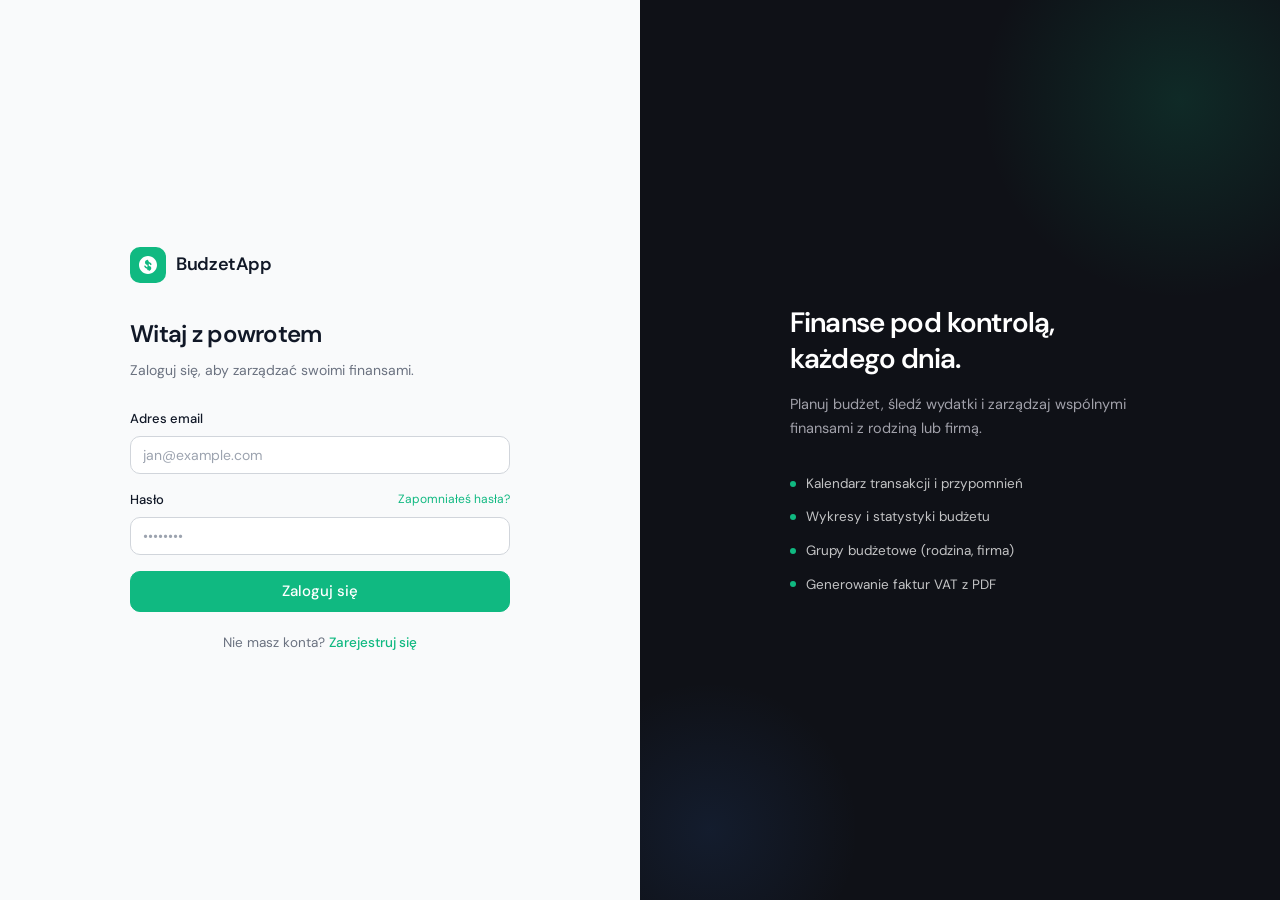
<file: frontend/src/pages/admin.html>
<!DOCTYPE html>
<html lang="pl">
<head>
  <meta charset="UTF-8">
  <meta name="viewport" content="width=device-width, initial-scale=1.0">
  <title>Panel Admina — BudzetApp</title>
  <link rel="icon" href="../favicon.svg" type="image/svg+xml">
  <link rel="stylesheet" href="../css/main.css">
  <script src="../js/init.js"></script>
</head>
<body>
<div class="app-layout">
  <aside class="sidebar" id="sidebar"></aside>
  <main class="main-content">
    <div class="page-header">
      <div class="topbar">
        <div>
          <h1 class="page-title">Panel Administratora</h1>
          <p class="page-subtitle">Zarządzaj użytkownikami i danymi systemu</p>
        </div>
      </div>
    </div>

    <div class="page-body page-enter">

      <!-- Stats -->
      <div class="grid-4 mb-4">
        <div class="metric-card"><div class="metric-label">Użytkownicy</div><div class="metric-value" id="sUsers">—</div></div>
        <div class="metric-card"><div class="metric-label">Transakcje</div><div class="metric-value" id="sTx">—</div></div>
        <div class="metric-card"><div class="metric-label">Grupy</div><div class="metric-value" id="sGroups">—</div></div>
        <div class="metric-card"><div class="metric-label">Faktury</div><div class="metric-value" id="sInvoices">—</div></div>
      </div>

      <!-- Users table -->
      <div class="card" style="padding:0;overflow:hidden">
        <div style="padding:16px 20px;display:flex;align-items:center;justify-content:space-between;border-bottom:1px solid var(--border)">
          <span class="card-title" style="margin:0">Użytkownicy</span>
          <div class="search-box">
            <svg viewBox="0 0 20 20" fill="currentColor"><path fill-rule="evenodd" d="M9 3.5a5.5 5.5 0 100 11 5.5 5.5 0 000-11zM2 9a7 7 0 1112.452 4.391l3.328 3.329a.75.75 0 11-1.06 1.06l-3.329-3.328A7 7 0 012 9z" clip-rule="evenodd"/></svg>
            <input class="form-input" type="text" id="userSearch" placeholder="Szukaj po emailu...">
          </div>
        </div>
        <div class="table-wrapper">
          <table>
            <thead>
              <tr>
                <th>Email</th>
                <th>Imię i nazwisko</th>
                <th>Rola</th>
                <th>Status</th>
                <th>Data rejestracji</th>
                <th></th>
              </tr>
            </thead>
            <tbody id="usersTableBody">
              <tr><td colspan="6"><div class="loading-overlay"><div class="spinner"></div></div></td></tr>
            </tbody>
          </table>
        </div>
      </div>

    </div>

    <footer style="padding:14px 32px;font-size:11.5px;color:var(--text-muted);border-top:1px solid var(--border);margin-top:auto;text-align:center">⚠️ Projekt edukacyjny — twórcy nie ponoszą odpowiedzialności za szkody wyrządzone poprzez użytkowanie tej aplikacji.</footer>
  </main>
</div>

<script type="module">
import { renderSidebar } from '../js/sidebar.js';
import { adminApi, Auth } from '../js/api.js';
import {
  formatDateTime, initials, setLoading,
  showSuccess, showError, confirmDialog
} from '../js/utils.js';

if (!Auth.isLoggedIn())  { window.location.href = 'login.html'; }
if (!Auth.isAdmin())     { window.location.href = 'dashboard.html'; }
renderSidebar('admin.html');

// Load stats
async function loadStats() {
  try {
    const s = await adminApi.stats();
    document.getElementById('sUsers').textContent    = s.users;
    document.getElementById('sTx').textContent       = s.transactions;
    document.getElementById('sGroups').textContent   = s.groups;
    document.getElementById('sInvoices').textContent = s.invoices;
  } catch {}
}

// Load users
let searchTimeout;
async function loadUsers(q = '') {
  const tbody = document.getElementById('usersTableBody');
  tbody.innerHTML = '<tr><td colspan="6"><div class="loading-overlay"><div class="spinner"></div></div></td></tr>';
  try {
    const { items } = await adminApi.users(q ? { q } : {});
    if (!items?.length) {
      tbody.innerHTML = '<tr><td colspan="6"><div class="empty-state"><p class="empty-title">Brak użytkowników</p></div></td></tr>';
      return;
    }
    tbody.innerHTML = items.map(u => `
      <tr>
        <td style="font-size:13.5px">${u.email}</td>
        <td style="font-size:13.5px">${u.first_name ? `${u.first_name} ${u.last_name||''}`.trim() : '—'}</td>
        <td>
          <span class="badge ${u.role === 'admin' ? 'badge-green' : 'badge-gray'}">${u.role === 'admin' ? 'Admin' : 'Użytkownik'}</span>
        </td>
        <td>
          <span class="badge ${u.is_active ? 'badge-green' : 'badge-red'}">${u.is_active ? 'Aktywny' : 'Zablokowany'}</span>
        </td>
        <td style="color:var(--text-secondary);font-size:12.5px">${formatDateTime(u.created_at)}</td>
        <td>
          <div style="display:flex;gap:4px;justify-content:flex-end">
            <button class="btn btn-ghost btn-icon btn-sm" onclick="toggleActive(${u.id}, ${u.is_active})"
                    title="${u.is_active ? 'Zablokuj' : 'Odblokuj'}" style="color:${u.is_active ? 'var(--amber)' : 'var(--green)'}">
              <svg width="14" height="14" viewBox="0 0 20 20" fill="currentColor">
                ${u.is_active
                  ? '<path fill-rule="evenodd" d="M10 1a4.5 4.5 0 00-4.5 4.5V9H5a2 2 0 00-2 2v6a2 2 0 002 2h10a2 2 0 002-2v-6a2 2 0 00-2-2h-.5V5.5A4.5 4.5 0 0010 1zm3 8V5.5a3 3 0 10-6 0V9h6z" clip-rule="evenodd"/>'
                  : '<path d="M10 1a4.5 4.5 0 00-4.5 4.5V9H5a2 2 0 00-2 2v6a2 2 0 002 2h10a2 2 0 002-2v-6a2 2 0 00-2-2h-.5V5.5A4.5 4.5 0 0010 1zm3 8V5.5a3 3 0 10-6 0V9h6z"/>'}
              </svg>
            </button>
            <button class="btn btn-ghost btn-icon btn-sm" onclick="toggleRole(${u.id}, '${u.role}')"
                    title="${u.role === 'admin' ? 'Zdegraduj do usera' : 'Mianuj adminem'}" style="color:var(--blue)">
              <svg width="14" height="14" viewBox="0 0 20 20" fill="currentColor"><path fill-rule="evenodd" d="M9.661 2.237a.531.531 0 01.678 0 11.947 11.947 0 007.078 2.749.5.5 0 01.479.425c.069.52.104 1.05.104 1.589 0 5.162-3.26 9.563-7.834 11.256a.48.48 0 01-.332 0C5.26 16.563 2 12.162 2 7c0-.538.035-1.069.104-1.589a.5.5 0 01.48-.425 11.947 11.947 0 007.077-2.75z" clip-rule="evenodd"/></svg>
            </button>
            <button class="btn btn-ghost btn-icon btn-sm" onclick="deleteUser(${u.id})"
                    title="Usuń" style="color:var(--red)">
              <svg width="14" height="14" viewBox="0 0 20 20" fill="currentColor"><path fill-rule="evenodd" d="M8.75 1A2.75 2.75 0 006 3.75v.443c-.795.077-1.584.176-2.365.298a.75.75 0 10.23 1.482l.149-.022.841 10.518A2.75 2.75 0 007.596 19h4.807a2.75 2.75 0 002.742-2.53l.841-10.52.149.023a.75.75 0 00.23-1.482A41.03 41.03 0 0014 4.193V3.75A2.75 2.75 0 0011.25 1h-2.5z" clip-rule="evenodd"/></svg>
            </button>
          </div>
        </td>
      </tr>`).join('');
  } catch (err) { showError(err.message); }
}

window.toggleActive = async (id, isActive) => {
  const verb = isActive ? 'zablokować' : 'odblokować';
  const ok = await confirmDialog(`Czy na pewno chcesz ${verb} tego użytkownika?`);
  if (!ok) return;
  try {
    await adminApi.updateUser(id, { is_active: !isActive });
    showSuccess('Zaktualizowano');
    loadUsers(document.getElementById('userSearch').value);
  } catch (e) { showError(e.message); }
};

window.toggleRole = async (id, currentRole) => {
  const newRole = currentRole === 'admin' ? 'user' : 'admin';
  const verb    = newRole === 'admin' ? 'nadać uprawnienia admina' : 'cofnąć uprawnienia admina';
  const ok = await confirmDialog(`Czy na pewno chcesz ${verb}?`);
  if (!ok) return;
  try {
    await adminApi.updateUser(id, { role: newRole });
    showSuccess('Rola zmieniona');
    loadUsers(document.getElementById('userSearch').value);
  } catch (e) { showError(e.message); }
};

window.deleteUser = async (id) => {
  const ok = await confirmDialog('Czy na pewno chcesz usunąć tego użytkownika? Wszystkie jego dane zostaną usunięte.', 'Usuń użytkownika');
  if (!ok) return;
  try {
    await adminApi.deleteUser(id);
    showSuccess('Użytkownik usunięty');
    loadUsers(document.getElementById('userSearch').value);
  } catch (e) { showError(e.message); }
};

document.getElementById('userSearch').addEventListener('input', (e) => {
  clearTimeout(searchTimeout);
  searchTimeout = setTimeout(() => loadUsers(e.target.value), 400);
});

loadStats();
loadUsers();
</script>
</body>
</html>
</file>
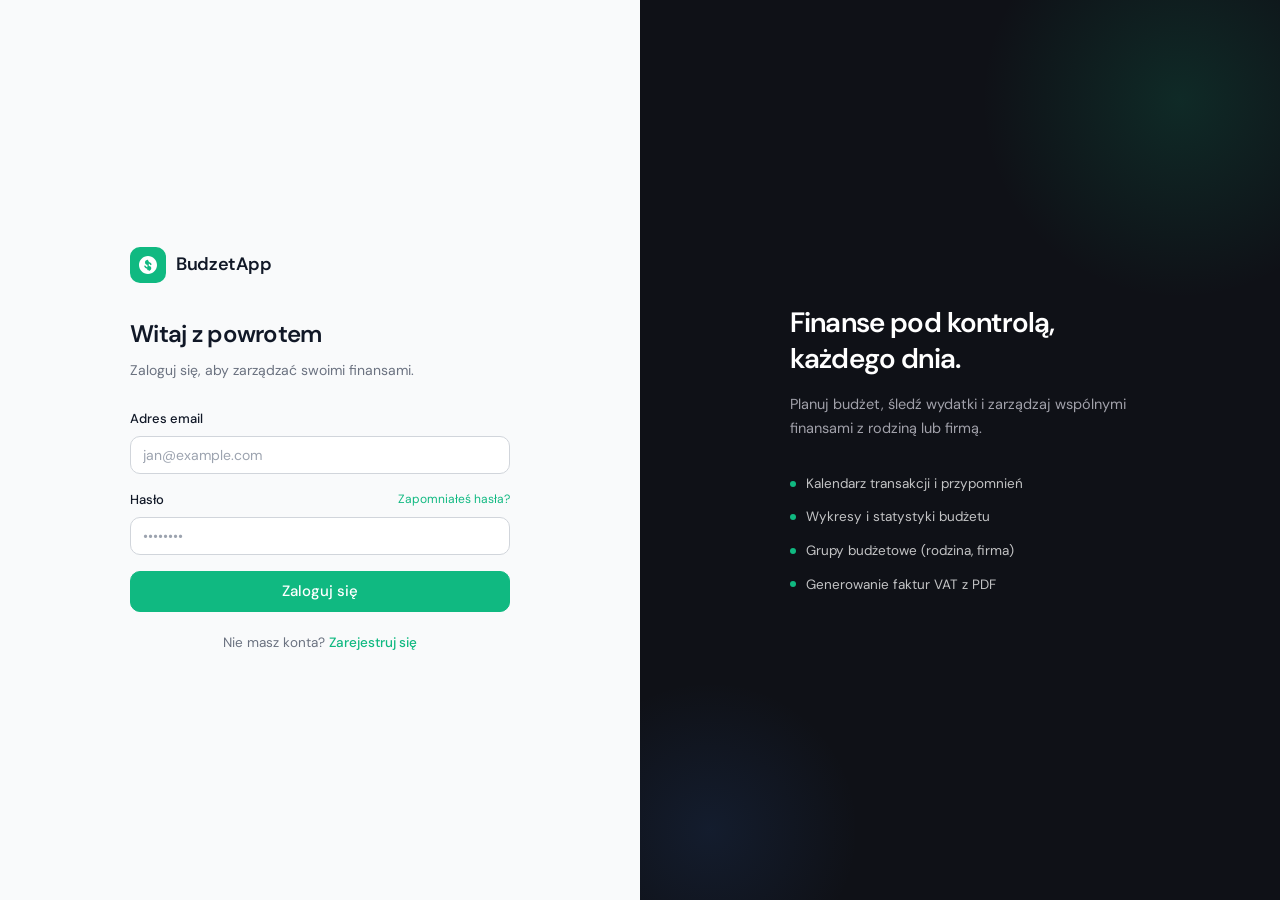
<file: frontend/src/pages/dashboard.html>
<!DOCTYPE html>
<html lang="pl">
<head>
  <meta charset="UTF-8">
  <meta name="viewport" content="width=device-width, initial-scale=1.0">
  <title>Dashboard — BudzetApp</title>
  <link rel="icon" href="../favicon.svg" type="image/svg+xml">
  <link rel="stylesheet" href="../css/main.css">
  <script src="../js/init.js"></script>
</head>
<body>
<div class="app-layout">
  <aside class="sidebar" id="sidebar"></aside>

  <main class="main-content">
    <div class="page-header">
      <div class="topbar">
        <div>
          <h1 class="page-title" id="greeting">Dashboard</h1>
          <p class="page-subtitle" id="periodLabel">Ładowanie...</p>
        </div>
        <div class="topbar-actions">
          <div class="period-tabs" id="periodTabs">
            <div class="period-tab" data-period="week">Tydzień</div>
            <div class="period-tab active" data-period="month">Miesiąc</div>
            <div class="period-tab" data-period="year">Rok</div>
          </div>
          <button class="btn btn-primary btn-sm" id="addTxBtn">
            <svg viewBox="0 0 20 20" fill="currentColor"><path d="M10.75 4.75a.75.75 0 00-1.5 0v4.5h-4.5a.75.75 0 000 1.5h4.5v4.5a.75.75 0 001.5 0v-4.5h4.5a.75.75 0 000-1.5h-4.5v-4.5z"/></svg>
            Dodaj transakcję
          </button>
        </div>
      </div>
    </div>

    <div class="page-body page-enter">

      <!-- Metric cards -->
      <div class="grid-4 mb-4" id="metricsGrid">
        <div class="metric-card">
          <div class="metric-label">Saldo</div>
          <div class="metric-value" id="mBalance">—</div>
          <div class="metric-delta neutral" id="mBalanceSub">ładowanie...</div>
        </div>
        <div class="metric-card">
          <div class="metric-label">Przychody</div>
          <div class="metric-value positive" id="mIncome">—</div>
          <div class="metric-delta neutral" id="mIncomeSub"></div>
        </div>
        <div class="metric-card">
          <div class="metric-label">Wydatki</div>
          <div class="metric-value" id="mExpense">—</div>
          <div class="metric-delta neutral" id="mExpenseSub"></div>
        </div>
        <div class="metric-card">
          <div class="metric-label">Transakcji</div>
          <div class="metric-value" id="mCount">—</div>
          <div class="metric-delta neutral">w tym okresie</div>
        </div>
      </div>

      <!-- Main row -->
      <div style="display:grid;grid-template-columns:1fr 340px;gap:16px;align-items:start">

        <!-- Left col -->
        <div style="display:flex;flex-direction:column;gap:16px">

          <!-- Chart card -->
          <div class="card">
            <div style="display:flex;align-items:center;justify-content:space-between;margin-bottom:16px">
              <span class="card-title" style="margin:0">Przychody vs wydatki</span>
              <div style="display:flex;gap:12px;font-size:11.5px;color:var(--text-muted)">
                <span style="display:flex;align-items:center;gap:5px">
                  <span style="width:10px;height:10px;border-radius:2px;background:var(--green);display:inline-block"></span>Przychody
                </span>
                <span style="display:flex;align-items:center;gap:5px">
                  <span style="width:10px;height:10px;border-radius:2px;background:var(--red);opacity:.7;display:inline-block"></span>Wydatki
                </span>
              </div>
            </div>
            <div id="mainChart" style="height:140px;display:flex;align-items:flex-end;gap:6px">
              <div class="loading-overlay" style="width:100%;padding:20px">
                <div class="spinner"></div>
              </div>
            </div>
          </div>

          <!-- Recent transactions -->
          <div class="card">
            <div style="display:flex;align-items:center;justify-content:space-between;margin-bottom:4px">
              <span class="card-title" style="margin:0">Ostatnie transakcje</span>
              <a href="budget.html" style="font-size:12.5px;color:var(--accent);font-weight:500">
                Pokaż wszystkie →
              </a>
            </div>
            <div id="recentTx">
              <div class="loading-overlay"><div class="spinner"></div></div>
            </div>
          </div>

        </div>

        <!-- Right col -->
        <div style="display:flex;flex-direction:column;gap:16px">

          <!-- Category breakdown -->
          <div class="card">
            <div class="card-title">Wydatki wg kategorii</div>
            <div id="categoryBreakdown">
              <div class="loading-overlay"><div class="spinner"></div></div>
            </div>
          </div>

          <!-- Mini calendar -->
          <div class="card">
            <div style="display:flex;align-items:center;justify-content:space-between;margin-bottom:12px">
              <span class="card-title" style="margin:0" id="miniCalTitle"></span>
              <a href="calendar.html" style="font-size:12px;color:var(--accent)">Otwórz →</a>
            </div>
            <div id="miniCal"></div>
          </div>

          <!-- Forecast -->
          <div class="card">
            <div class="card-title">Prognoza — następny miesiąc</div>
            <div id="forecast">
              <div class="loading-overlay"><div class="spinner"></div></div>
            </div>
          </div>

        </div>
      </div>
    </div>

    <footer style="padding:14px 32px;font-size:11.5px;color:var(--text-muted);border-top:1px solid var(--border);margin-top:auto;text-align:center">⚠️ Projekt edukacyjny — twórcy nie ponoszą odpowiedzialności za szkody wyrządzone poprzez użytkowanie tej aplikacji.</footer>
  </main>
</div>

<!-- Add Transaction Modal -->
<div class="modal-overlay hidden" id="txModal">
  <div class="modal">
    <div class="modal-header">
      <span class="modal-title" id="txModalTitle">Nowa transakcja</span>
      <div class="modal-close" id="txModalClose">
        <svg viewBox="0 0 20 20" fill="currentColor"><path d="M6.28 5.22a.75.75 0 00-1.06 1.06L8.94 10l-3.72 3.72a.75.75 0 101.06 1.06L10 11.06l3.72 3.72a.75.75 0 101.06-1.06L11.06 10l3.72-3.72a.75.75 0 00-1.06-1.06L10 8.94 6.28 5.22z"/></svg>
      </div>
    </div>

    <form id="txForm">
      <!-- Type toggle -->
      <div style="display:grid;grid-template-columns:1fr 1fr;gap:8px;margin-bottom:16px">
        <label style="cursor:pointer">
          <input type="radio" name="type" value="expense" checked style="display:none" id="typeExpense">
          <div class="type-btn expense" id="typeBtnExpense" style="padding:10px;border-radius:var(--radius);border:2px solid var(--red);background:var(--red-light);color:var(--red-text);text-align:center;font-size:13.5px;font-weight:500;transition:var(--transition)">
            Wydatek
          </div>
        </label>
        <label style="cursor:pointer">
          <input type="radio" name="type" value="income" style="display:none" id="typeIncome">
          <div class="type-btn income" id="typeBtnIncome" style="padding:10px;border-radius:var(--radius);border:2px solid var(--border);background:white;color:var(--text-secondary);text-align:center;font-size:13.5px;font-weight:500;transition:var(--transition)">
            Przychód
          </div>
        </label>
      </div>

      <div style="display:flex;flex-direction:column;gap:12px">
        <div class="form-group">
          <label class="form-label">Tytuł <span class="required">*</span></label>
          <input class="form-input" type="text" id="txTitle" placeholder="np. Zakupy spożywcze" required>
        </div>

        <div style="display:grid;grid-template-columns:1fr 1fr;gap:10px">
          <div class="form-group">
            <label class="form-label">Kwota <span class="required">*</span></label>
            <div class="input-group">
              <input class="form-input" type="number" id="txAmount" placeholder="0.00"
                     min="0" step="0.01" required style="text-align:right">
              <span class="input-group-suffix">PLN</span>
            </div>
          </div>
          <div class="form-group">
            <label class="form-label">Data</label>
            <input class="form-input" type="date" id="txDate">
          </div>
        </div>

        <div class="form-group">
          <label class="form-label">Kategoria</label>
          <select class="form-select" id="txCategory">
            <option value="">Bez kategorii</option>
          </select>
        </div>

        <div class="form-group">
          <label class="form-label">Opis</label>
          <textarea class="form-textarea" id="txDesc" placeholder="Opcjonalne notatki..." rows="2"></textarea>
        </div>

        <label style="display:flex;align-items:center;gap:8px;cursor:pointer;font-size:13.5px;color:var(--text-secondary)">
          <input type="checkbox" id="txRecurring">
          <span>Transakcja cykliczna</span>
        </label>

        <div id="recurringOpts" style="display:none">
          <select class="form-select" id="txRecurrenceRule">
            <option value="monthly">Miesięczna</option>
            <option value="weekly">Tygodniowa</option>
            <option value="yearly">Roczna</option>
            <option value="daily">Codzienna</option>
          </select>
        </div>
      </div>

      <div class="modal-footer">
        <button type="button" class="btn btn-secondary btn-sm" id="txCancelBtn">Anuluj</button>
        <button type="submit" class="btn btn-primary btn-sm" id="txSaveBtn">Zapisz</button>
      </div>
    </form>
  </div>
</div>

<script type="module">
import { renderSidebar } from '../js/sidebar.js';
import { budgetApi, txApi, eventsApi, categoriesApi, Auth } from '../js/api.js';
import {
  formatCurrency, formatDate, formatDateShort, initials,
  openModal, closeModal, setLoading, showSuccess, showError,
  currentPeriod, categoryBg
} from '../js/utils.js';

if (!Auth.isLoggedIn()) { window.location.href = 'login.html'; }

renderSidebar('dashboard.html');

// Greeting
const user = Auth.getUser();
const hour = new Date().getHours();
const greetWord = hour < 12 ? 'Dzień dobry' : hour < 18 ? 'Witaj' : 'Dobry wieczór';
document.getElementById('greeting').textContent =
  user?.first_name ? `${greetWord}, ${user.first_name}` : greetWord;

// ── State ────────────────────────────────────────────────────────
let activePeriod = 'month';
const { year, month } = currentPeriod();

// ── Period selector ──────────────────────────────────────────────
document.getElementById('periodTabs').addEventListener('click', e => {
  const tab = e.target.closest('.period-tab');
  if (!tab) return;
  document.querySelectorAll('.period-tab').forEach(t => t.classList.remove('active'));
  tab.classList.add('active');
  activePeriod = tab.dataset.period;
  loadDashboard();
});

// ── Load all data ────────────────────────────────────────────────
async function loadDashboard() {
  const params = activePeriod === 'month' ? { year, month }
               : activePeriod === 'year'  ? { year }
               : { from: weekStart(), to: weekEnd() };

  const [summary, chartData, categories, recentTxs, forecastData, events] = await Promise.allSettled([
    budgetApi.summary(params),
    budgetApi.chart({ year, granularity: activePeriod === 'year' ? 'month' : 'month' }),
    budgetApi.byCategory({ ...params, type: 'expense' }),
    txApi.list({ ...params, per_page: 8 }),
    budgetApi.forecast({ months: 1 }),
    eventsApi.list({ start: `${year}-${String(month).padStart(2,'0')}-01` }),
  ]);

  if (summary.status === 'fulfilled') renderMetrics(summary.value);
  if (chartData.status === 'fulfilled') renderChart(chartData.value);
  if (categories.status === 'fulfilled') renderCategories(categories.value);
  if (recentTxs.status === 'fulfilled') renderRecentTx(recentTxs.value.items || []);
  if (forecastData.status === 'fulfilled') renderForecast(forecastData.value);
  if (events.status === 'fulfilled') renderMiniCal(events.value);

  updatePeriodLabel();
}

function weekStart() {
  const d = new Date(); d.setDate(d.getDate() - d.getDay() + 1);
  return d.toISOString().slice(0,10);
}
function weekEnd() {
  const d = new Date(); d.setDate(d.getDate() - d.getDay() + 7);
  return d.toISOString().slice(0,10);
}

function updatePeriodLabel() {
  const labels = { month: `${new Date(year, month-1).toLocaleString('pl-PL',{month:'long'})} ${year}`,
                   year: `Rok ${year}`, week: 'Ten tydzień' };
  document.getElementById('periodLabel').textContent = labels[activePeriod] || '';
}

// ── Metrics ──────────────────────────────────────────────────────
function renderMetrics(s) {
  document.getElementById('mBalance').textContent  = formatCurrency(s.balance);
  document.getElementById('mBalance').className =
    `metric-value ${s.balance >= 0 ? 'positive' : 'negative'}`;
  document.getElementById('mIncome').textContent   = formatCurrency(s.income_total);
  document.getElementById('mExpense').textContent  = formatCurrency(s.expense_total);
  document.getElementById('mCount').textContent    = s.transaction_count;
  // Aktualizuj saldo sub
  const balanceSub = document.getElementById('mBalanceSub');
  if (balanceSub) {
    const b = s.balance || 0;
    balanceSub.textContent = b >= 0 ? 'Nadwyżka' : 'Deficyt';
    balanceSub.className = `metric-delta ${b >= 0 ? 'positive' : 'negative'}`;
  }

  if (s.vs_prev_expense_pct !== null && s.vs_prev_expense_pct !== undefined) {
    const v = s.vs_prev_expense_pct;
    const el = document.getElementById('mExpenseSub');
    el.textContent = `${v > 0 ? '+' : ''}${v}% vs poprzedni`;
    el.className   = `metric-delta ${v > 0 ? 'down' : 'up'}`;
  }
}

// ── Bar chart ────────────────────────────────────────────────────
function renderChart(data) {
  const el = document.getElementById('mainChart');
  if (!data?.length) { el.innerHTML = '<div class="empty-state" style="padding:20px"><span class="text-muted text-sm">Brak danych</span></div>'; return; }

  const maxVal = Math.max(...data.flatMap(d => [d.income, d.expense]), 1);
  el.innerHTML = data.map(d => {
    const ih = Math.round((d.income  / maxVal) * 110);
    const eh = Math.round((d.expense / maxVal) * 110);
    return `
      <div class="bar-group" title="${d.label}: +${formatCurrency(d.income)} / -${formatCurrency(d.expense)}">
        <div class="bar-pair">
          <div class="bar income" style="height:${ih}px"></div>
          <div class="bar expense" style="height:${eh}px"></div>
        </div>
        <div class="bar-label">${d.label.slice(-2)}</div>
      </div>`;
  }).join('');
}

// ── Recent transactions ──────────────────────────────────────────
function renderRecentTx(items) {
  const el = document.getElementById('recentTx');
  if (!items.length) {
    el.innerHTML = `<div class="empty-state"><p class="empty-title">Brak transakcji</p>
      <p class="empty-desc">Dodaj pierwszą transakcję klikając przycisk powyżej.</p></div>`;
    return;
  }
  el.innerHTML = items.map(tx => `
    <div class="tx-item">
      <div class="tx-icon" style="background:${tx.type === 'income' ? 'var(--green-light)' : 'var(--red-light)'}">
        ${tx.type === 'income' ? '↑' : '↓'}
      </div>
      <div class="tx-info">
        <div class="tx-title truncate">${tx.title}</div>
        <div class="tx-meta">${formatDateShort(tx.date)}</div>
      </div>
      <div class="tx-amount ${tx.type}">${tx.type === 'income' ? '+' : '-'}${formatCurrency(tx.amount)}</div>
    </div>`).join('');
}

// ── Categories ────────────────────────────────────────────────────
function renderCategories(items) {
  const el = document.getElementById('categoryBreakdown');
  if (!items?.length) {
    el.innerHTML = '<p class="text-muted text-sm" style="padding:8px 0">Brak wydatków w tym okresie</p>';
    return;
  }
  el.innerHTML = items.slice(0, 6).map(c => `
    <div style="margin-bottom:10px">
      <div style="display:flex;justify-content:space-between;margin-bottom:4px">
        <span style="font-size:12.5px;font-weight:500;color:var(--text-primary)">${c.name}</span>
        <span style="font-size:12px;font-family:var(--font-mono);color:var(--text-secondary)">${c.pct}%</span>
      </div>
      <div class="progress-bar">
        <div class="progress-fill" style="width:${c.pct}%;background:${c.color || 'var(--accent)'}"></div>
      </div>
    </div>`).join('');
}

// ── Forecast ──────────────────────────────────────────────────────
function renderForecast(data) {
  const el = document.getElementById('forecast');
  if (!data?.forecast?.length) { el.innerHTML = '<p class="text-muted text-sm">Brak danych historycznych</p>'; return; }
  const f = data.forecast[0];
  el.innerHTML = `
    <div style="display:flex;flex-direction:column;gap:8px">
      <div style="display:flex;justify-content:space-between">
        <span style="font-size:12.5px;color:var(--text-secondary)">Prognoza przychodów</span>
        <span style="font-family:var(--font-mono);font-size:13px;color:var(--green)">${formatCurrency(f.income)}</span>
      </div>
      <div style="display:flex;justify-content:space-between">
        <span style="font-size:12.5px;color:var(--text-secondary)">Prognoza wydatków</span>
        <span style="font-family:var(--font-mono);font-size:13px;color:var(--red)">${formatCurrency(f.expense)}</span>
      </div>
      <div style="border-top:1px solid var(--border);padding-top:8px;display:flex;justify-content:space-between">
        <span style="font-size:13px;font-weight:500">Prognoza salda</span>
        <span style="font-family:var(--font-mono);font-size:14px;font-weight:500;color:${f.balance >= 0 ? 'var(--green)' : 'var(--red)'}">${formatCurrency(f.balance)}</span>
      </div>
      <p style="font-size:11px;color:var(--text-muted)">Szacowane na podstawie ${data.based_on_months} mies.</p>
    </div>`;
}

// ── Mini calendar ────────────────────────────────────────────────
function renderMiniCal(events) {
  const today = new Date();
  const y = today.getFullYear(), m = today.getMonth();
  document.getElementById('miniCalTitle').textContent =
    today.toLocaleString('pl-PL', { month: 'long', year: 'numeric' });

  const firstDay = new Date(y, m, 1).getDay() || 7; // Mon=1
  const daysInMonth = new Date(y, m+1, 0).getDate();
  const eventDays = new Set(events?.map(e => new Date(e.start).getDate()) || []);

  const DAYS = ['Pn','Wt','Śr','Cz','Pt','So','Nd'];
  let html = `<div style="display:grid;grid-template-columns:repeat(7,1fr);gap:2px;text-align:center">`;
  html += DAYS.map(d => `<div style="font-size:9.5px;color:var(--text-muted);padding:2px 0">${d}</div>`).join('');
  for (let i = 1; i < firstDay; i++) html += '<div></div>';
  for (let d = 1; d <= daysInMonth; d++) {
    const isToday = d === today.getDate();
    const hasEvent = eventDays.has(d);
    html += `<div style="font-size:11px;padding:4px 2px;border-radius:4px;cursor:pointer;
      ${isToday ? 'background:var(--sidebar-bg);color:white;font-weight:600' :
        hasEvent ? 'background:var(--accent-light);color:var(--accent-text);font-weight:500' :
        'color:var(--text-secondary)'}"
      onclick="window.location.href='calendar.html'">${d}</div>`;
  }
  html += '</div>';
  document.getElementById('miniCal').innerHTML = html;
}

// ── Transaction modal ─────────────────────────────────────────────
const txModal = document.getElementById('txModal');
let categories = [];

async function loadCategories() {
  try {
    categories = await categoriesApi.list({ type: 'expense' });
    const sel = document.getElementById('txCategory');
    sel.innerHTML = '<option value="">Bez kategorii</option>' +
      categories.map(c => `<option value="${c.id}">${c.name}</option>`).join('');
  } catch {}
}

document.getElementById('addTxBtn').addEventListener('click', () => {
  loadCategories();
  document.getElementById('txDate').value = new Date().toISOString().slice(0,10);
  openModal(txModal);
});

document.getElementById('txModalClose').addEventListener('click', () => closeModal(txModal));
document.getElementById('txCancelBtn').addEventListener('click',  () => closeModal(txModal));
txModal.addEventListener('click', e => { if (e.target === txModal) closeModal(txModal); });

// Type toggle visual
document.querySelectorAll('input[name="type"]').forEach(radio => {
  radio.addEventListener('change', () => {
    const isExpense = document.getElementById('typeExpense').checked;
    document.getElementById('typeBtnExpense').style.cssText =
      `padding:10px;border-radius:var(--radius);text-align:center;font-size:13.5px;font-weight:500;transition:var(--transition);` +
      (isExpense ? 'border:2px solid var(--red);background:var(--red-light);color:var(--red-text)' :
                   'border:2px solid var(--border);background:white;color:var(--text-secondary)');
    document.getElementById('typeBtnIncome').style.cssText =
      `padding:10px;border-radius:var(--radius);text-align:center;font-size:13.5px;font-weight:500;transition:var(--transition);` +
      (!isExpense ? 'border:2px solid var(--green);background:var(--green-light);color:var(--green-text)' :
                    'border:2px solid var(--border);background:white;color:var(--text-secondary)');
    // Update category filter
    loadCategories();
  });
});

document.getElementById('txRecurring').addEventListener('change', function() {
  document.getElementById('recurringOpts').style.display = this.checked ? 'block' : 'none';
});

document.getElementById('txForm').addEventListener('submit', async e => {
  e.preventDefault();
  const btn = document.getElementById('txSaveBtn');
  const type = document.querySelector('input[name="type"]:checked').value;

  const payload = {
    title:       document.getElementById('txTitle').value.trim(),
    amount:      document.getElementById('txAmount').value,
    type,
    date:        document.getElementById('txDate').value || new Date().toISOString(),
    category_id: document.getElementById('txCategory').value || null,
    description: document.getElementById('txDesc').value.trim(),
    is_recurring: document.getElementById('txRecurring').checked,
    recurrence_rule: document.getElementById('txRecurrenceRule').value,
  };

  if (!payload.title || !payload.amount) {
    showError('Tytuł i kwota są wymagane.');
    return;
  }

  setLoading(btn, true);
  try {
    await txApi.create(payload);
    showSuccess('Transakcja zapisana!');
    closeModal(txModal);
    document.getElementById('txForm').reset();
    loadDashboard();
  } catch (err) {
    showError(err.message || 'Błąd zapisu');
  } finally {
    setLoading(btn, false);
  }
});

// Init
loadDashboard();
</script>
</body>
</html>
</file>
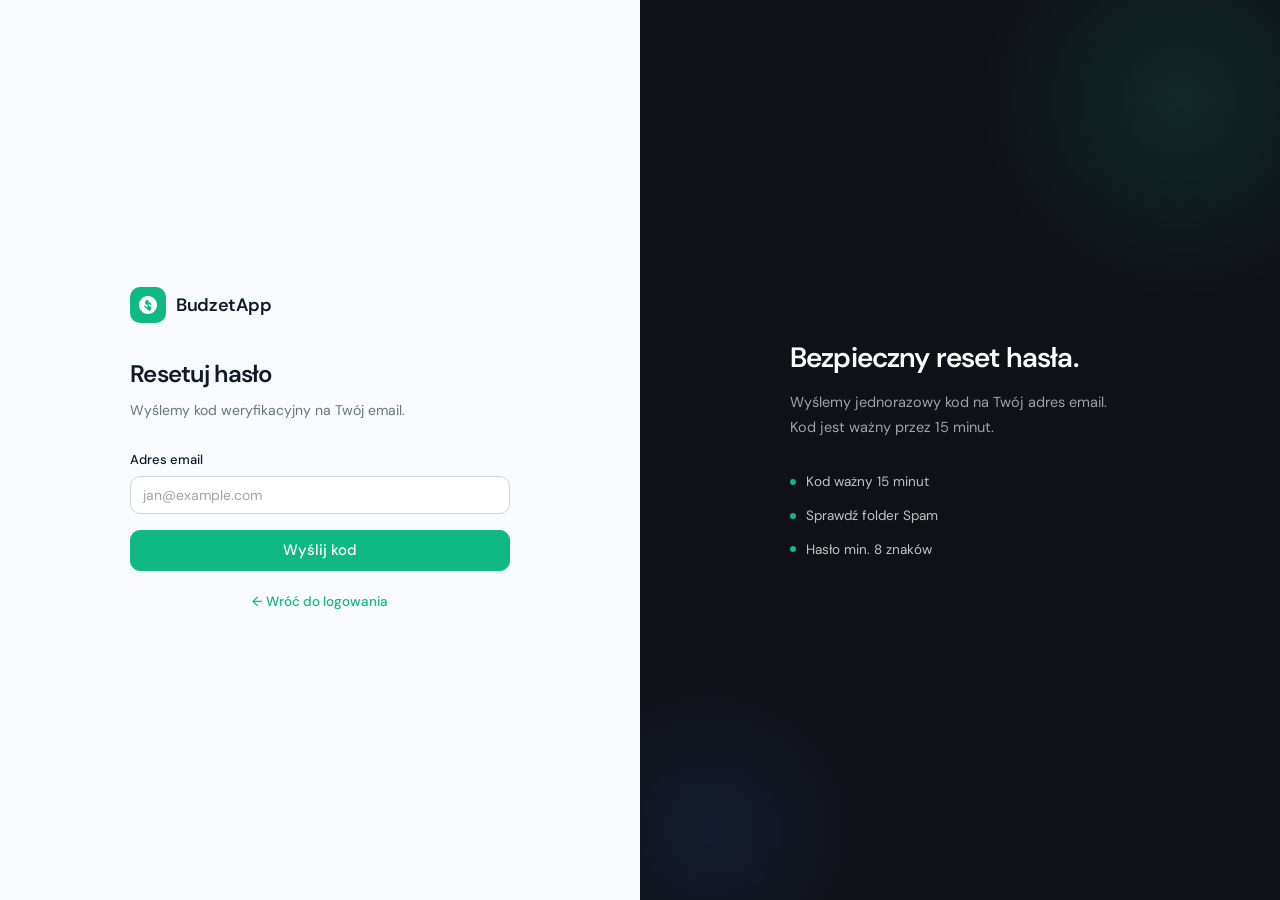
<file: frontend/src/pages/forgot-password.html>
<!DOCTYPE html>
<html lang="pl">
<head>
  <meta charset="UTF-8">
  <meta name="viewport" content="width=device-width, initial-scale=1.0">
  <title>Reset hasła — BudzetApp</title>
  <link rel="icon" href="../favicon.svg" type="image/svg+xml">
  <link rel="stylesheet" href="../css/main.css">
  <script src="../js/init.js"></script>
  <link rel="stylesheet" href="../css/auth.css">
</head>
<body>
<div class="auth-layout">
  <div class="auth-panel">
    <div class="auth-form-wrap">

      <div class="auth-logo">
        <div class="auth-logo-icon">
          <svg viewBox="0 0 20 20" fill="currentColor">
            <path fill-rule="evenodd" d="M9.99 1.012C5.042 1.012 1 5.058 1 10c0 4.946 4.042 8.988 8.99 8.988C14.952 18.988 19 14.946 19 10c0-4.942-4.048-8.988-9.01-8.988zM10 5.5a.75.75 0 01.75.75v.807a4.62 4.62 0 011.743.733 3.257 3.257 0 011.007 1.29.75.75 0 01-1.39.567 1.757 1.757 0 00-.537-.698 3.12 3.12 0 00-.823-.407v2.3l.427.109c.31.079.633.181.93.352.298.172.578.417.79.748.214.334.353.74.353 1.249 0 .562-.181 1.077-.508 1.508-.316.42-.761.733-1.282.938a4.63 4.63 0 01-.71.189V14.5a.75.75 0 01-1.5 0v-.806a4.944 4.944 0 01-1.793-.762 3.515 3.515 0 01-1.143-1.422.75.75 0 011.393-.553c.14.356.367.638.648.84.297.214.665.364 1.095.454V9.937l-.308-.079a5.284 5.284 0 01-.994-.371 3.173 3.173 0 01-.84-.65C7.293 8.478 7 7.97 7 7.25c0-.546.178-1.04.488-1.455.306-.41.734-.718 1.228-.918A4.64 4.64 0 0110 4.75V5.5z" clip-rule="evenodd"/>
          </svg>
        </div>
        <span class="auth-logo-text">BudzetApp</span>
      </div>

      <!-- Step 1: podaj email -->
      <div id="step1">
        <h1 class="auth-title">Resetuj hasło</h1>
        <p class="auth-subtitle">Wyślemy kod weryfikacyjny na Twój email.</p>

        <form class="auth-form" id="emailForm" novalidate>
          <div class="form-group">
            <label class="form-label" for="resetEmail">Adres email</label>
            <input class="form-input" type="email" id="resetEmail" placeholder="jan@example.com" required>
          </div>
          <div id="step1Error" style="display:none;padding:10px 12px;background:var(--red-light);color:var(--red-text);border-radius:var(--radius);font-size:13px"></div>
          <button class="btn btn-primary btn-full btn-lg" type="submit" id="sendCodeBtn">Wyślij kod</button>
        </form>
      </div>

      <!-- Step 2: wpisz kod + nowe hasło -->
      <div id="step2" style="display:none">
        <h1 class="auth-title">Nowe hasło</h1>
        <p class="auth-subtitle">Wpisz kod z emaila i ustaw nowe hasło.</p>

        <form class="auth-form" id="resetForm" novalidate>
          <div class="form-group">
            <label class="form-label">Kod weryfikacyjny</label>
            <input class="form-input" type="text" id="resetCode" placeholder="0000" maxlength="4" inputmode="numeric" style="letter-spacing:8px;font-size:20px;text-align:center" required>
          </div>
          <div class="form-group">
            <label class="form-label">Nowe hasło</label>
            <input class="form-input" type="password" id="newPassword" placeholder="min. 8 znaków" required>
          </div>
          <div class="form-group">
            <label class="form-label">Potwierdź hasło</label>
            <input class="form-input" type="password" id="confirmNewPassword" placeholder="powtórz hasło" required>
          </div>
          <div id="step2Error" style="display:none;padding:10px 12px;background:var(--red-light);color:var(--red-text);border-radius:var(--radius);font-size:13px"></div>
          <button class="btn btn-primary btn-full btn-lg" type="submit" id="resetBtn">Zmień hasło</button>
        </form>

        <p style="text-align:center;margin-top:12px;font-size:13px;color:var(--text-muted)">
          Nie dostałeś kodu?
          <button class="btn btn-ghost" id="resendResetBtn" style="font-size:13px;color:var(--accent);padding:0">
            Wyślij ponownie
          </button>
        </p>
      </div>

      <!-- Step 3: sukces -->
      <div id="step3" style="display:none;text-align:center">
        <div style="width:64px;height:64px;background:var(--green-light);border-radius:16px;display:inline-flex;align-items:center;justify-content:center;margin-bottom:16px">
          <svg width="32" height="32" viewBox="0 0 20 20" fill="var(--green)">
            <path fill-rule="evenodd" d="M10 18a8 8 0 100-16 8 8 0 000 16zm3.857-9.809a.75.75 0 00-1.214-.882l-3.483 4.79-1.88-1.88a.75.75 0 10-1.06 1.061l2.5 2.5a.75.75 0 001.137-.089l4-5.5z" clip-rule="evenodd"/>
          </svg>
        </div>
        <h1 class="auth-title">Hasło zmienione!</h1>
        <p class="auth-subtitle">Możesz teraz zalogować się nowym hasłem.</p>
        <a href="login.html" class="btn btn-primary btn-full btn-lg" style="margin-top:8px">Przejdź do logowania</a>
      </div>

      <p class="auth-footer"><a href="login.html">← Wróć do logowania</a></p>
    </div>
  </div>

  <div class="auth-hero">
    <div class="auth-hero-content">
      <h2 class="auth-hero-title">Bezpieczny reset hasła.</h2>
      <p class="auth-hero-desc">Wyślemy jednorazowy kod na Twój adres email. Kod jest ważny przez 15 minut.</p>
      <div class="auth-feature-list">
        <div class="auth-feature"><div class="auth-feature-dot"></div>Kod ważny 15 minut</div>
        <div class="auth-feature"><div class="auth-feature-dot"></div>Sprawdź folder Spam</div>
        <div class="auth-feature"><div class="auth-feature-dot"></div>Hasło min. 8 znaków</div>
      </div>
    </div>
  </div>
</div>

<script type="module">
import { api } from '../js/api.js';
import { setLoading } from '../js/utils.js';

let userEmail = '';

// Step 1 — wyślij kod
document.getElementById('emailForm').addEventListener('submit', async e => {
  e.preventDefault();
  const btn = document.getElementById('sendCodeBtn');
  const err = document.getElementById('step1Error');
  err.style.display = 'none';
  userEmail = document.getElementById('resetEmail').value.trim();
  if (!userEmail) return;

  setLoading(btn, true);
  try {
    await api.post('/auth/forgot-password', { email: userEmail });
    document.getElementById('step1').style.display = 'none';
    document.getElementById('step2').style.display = 'block';
  } catch (e) {
    err.textContent = e.message || 'Błąd wysyłania kodu';
    err.style.display = 'block';
  } finally { setLoading(btn, false); }
});

// Step 2 — resetuj hasło
document.getElementById('resetForm').addEventListener('submit', async e => {
  e.preventDefault();
  const btn  = document.getElementById('resetBtn');
  const err  = document.getElementById('step2Error');
  const code = document.getElementById('resetCode').value.trim();
  const pw1  = document.getElementById('newPassword').value;
  const pw2  = document.getElementById('confirmNewPassword').value;
  err.style.display = 'none';

  if (pw1.length < 8) { err.textContent = 'Hasło musi mieć min. 8 znaków'; err.style.display = 'block'; return; }
  if (pw1 !== pw2)    { err.textContent = 'Hasła nie są zgodne';           err.style.display = 'block'; return; }

  setLoading(btn, true);
  try {
    await api.post('/auth/reset-password', { email: userEmail, code, new_password: pw1 });
    document.getElementById('step2').style.display = 'none';
    document.getElementById('step3').style.display = 'block';
  } catch (e) {
    err.textContent = e.message || 'Błąd resetowania hasła';
    err.style.display = 'block';
  } finally { setLoading(btn, false); }
});

// Wyślij ponownie
document.getElementById('resendResetBtn').addEventListener('click', async () => {
  try {
    await api.post('/auth/forgot-password', { email: userEmail });
    alert('Nowy kod został wysłany!');
  } catch (e) { alert(e.message); }
});
</script>
</body>
</html>
</file>
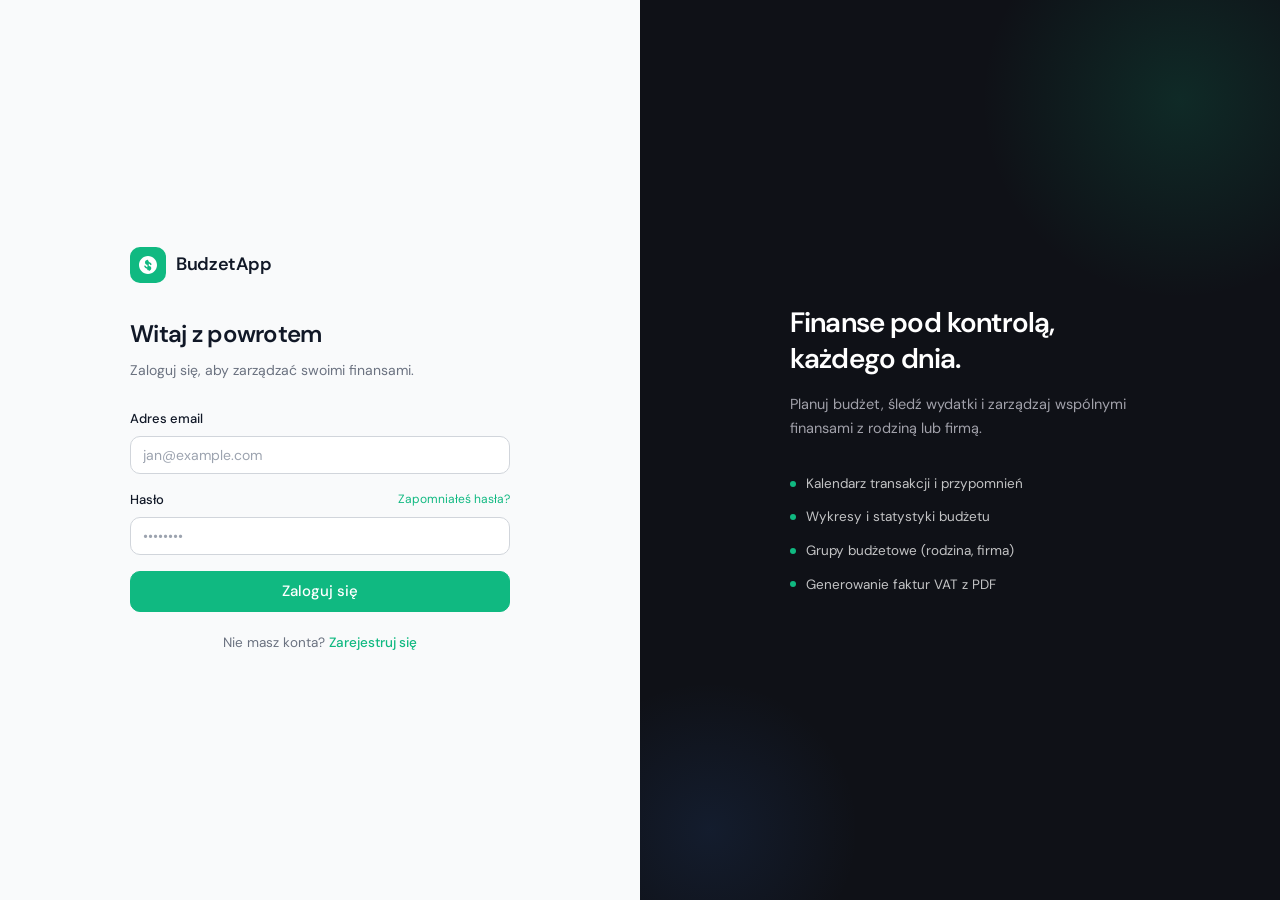
<file: frontend/src/pages/groups.html>
<!DOCTYPE html>
<html lang="pl">
<head>
  <meta charset="UTF-8">
  <meta name="viewport" content="width=device-width, initial-scale=1.0">
  <title>Grupy — BudzetApp</title>
  <link rel="icon" href="../favicon.svg" type="image/svg+xml">
  <link rel="stylesheet" href="../css/main.css">
  <script src="../js/init.js"></script>
</head>
<body>
<div class="app-layout">
  <aside class="sidebar" id="sidebar"></aside>
  <main class="main-content">
    <div class="page-header">
      <div class="topbar">
        <div>
          <h1 class="page-title">Grupy</h1>
          <p class="page-subtitle">Zarządzaj wspólnym budżetem</p>
        </div>
        <button class="btn btn-primary btn-sm" id="createGroupBtn">+ Utwórz grupę</button>
      </div>
    </div>

    <div class="page-body page-enter">
      <div id="groupsGrid" class="grid-3">
        <div class="loading-overlay" style="grid-column:1/-1"><div class="spinner"></div></div>
      </div>

      <!-- Group detail panel -->
      <div id="groupDetail" style="display:none;margin-top:16px">
        <div class="topbar" style="margin-bottom:16px">
          <div>
            <h2 style="font-size:17px;font-weight:600" id="groupDetailName"></h2>
            <p style="font-size:13px;color:var(--text-secondary)" id="groupDetailRole"></p>
          </div>
          <div style="display:flex;gap:8px;flex-wrap:wrap">
            <button class="btn btn-primary btn-sm" id="addGroupTxBtn">+ Transakcja</button>
            <button class="btn btn-secondary btn-sm" id="addGroupInvoiceBtn">+ Faktura</button>
            <button class="btn btn-secondary btn-sm" id="addGroupEventBtn">+ Wydarzenie</button>
            <button class="btn btn-secondary btn-sm" id="inviteMemberBtn">+ Zaproś</button>
            <button class="btn btn-ghost btn-sm" id="leaveGroupBtn" style="color:var(--red)">Opuść</button>
            <button class="btn btn-ghost btn-sm" id="closeDetailBtn">✕</button>
          </div>
        </div>

        <div class="grid-3" style="margin-bottom:16px">
          <div class="metric-card">
            <div class="metric-label">Przychody grupy</div>
            <div class="metric-value positive" id="gdIncome">—</div>
          </div>
          <div class="metric-card">
            <div class="metric-label">Wydatki grupy</div>
            <div class="metric-value" id="gdExpense">—</div>
          </div>
          <div class="metric-card">
            <div class="metric-label">Saldo grupy</div>
            <div class="metric-value" id="gdBalance">—</div>
          </div>
        </div>

        <!-- Tabs -->
        <div style="display:flex;gap:4px;margin-bottom:16px;border-bottom:1px solid var(--border)">
          <button class="group-tab active" data-tab="transactions">Transakcje</button>
          <button class="group-tab" data-tab="members">Członkowie</button>
          <button class="group-tab" data-tab="calendar">Kalendarz</button>
        </div>

        <div id="tabTransactions">
          <div class="card" style="padding:0;overflow:hidden">
            <div id="groupTxList" style="padding:8px 0"></div>
          </div>
        </div>

        <div id="tabMembers" style="display:none">
          <div class="card">
            <div id="membersList"></div>
          </div>
        </div>

        <div id="tabCalendar" style="display:none">
          <div class="card">
            <div id="groupCalList"></div>
          </div>
        </div>
      </div>
    </div>

    <!-- Footer edukacyjny -->

    <footer style="padding:14px 32px;font-size:11.5px;color:var(--text-muted);border-top:1px solid var(--border);margin-top:auto;text-align:center">⚠️ Projekt edukacyjny — twórcy nie ponoszą odpowiedzialności za szkody wyrządzone poprzez użytkowanie tej aplikacji.</footer>
  </main>
</div>

<!-- Create Group Modal -->
<div class="modal-overlay hidden" id="groupModal">
  <div class="modal">
    <div class="modal-header">
      <span class="modal-title">Nowa grupa</span>
      <div class="modal-close" id="groupModalClose">
        <svg viewBox="0 0 20 20" fill="currentColor"><path d="M6.28 5.22a.75.75 0 00-1.06 1.06L8.94 10l-3.72 3.72a.75.75 0 101.06 1.06L10 11.06l3.72 3.72a.75.75 0 101.06-1.06L11.06 10l3.72-3.72a.75.75 0 00-1.06-1.06L10 8.94 6.28 5.22z"/></svg>
      </div>
    </div>
    <form id="groupForm">
      <div style="display:flex;flex-direction:column;gap:12px">
        <div class="form-group">
          <label class="form-label">Nazwa grupy <span class="required">*</span></label>
          <input class="form-input" id="gName" type="text" placeholder="np. Rodzina Kowalskich">
        </div>
        <div class="form-group">
          <label class="form-label">Typ</label>
          <select class="form-select" id="gType">
            <option value="family">Rodzina</option>
            <option value="company">Firma</option>
            <option value="other">Inne</option>
          </select>
        </div>
        <div class="form-group">
          <label class="form-label">Opis</label>
          <textarea class="form-textarea" id="gDesc" rows="2"></textarea>
        </div>
      </div>
      <div class="modal-footer">
        <button type="button" class="btn btn-secondary btn-sm" id="groupCancelBtn">Anuluj</button>
        <button type="submit" class="btn btn-primary btn-sm" id="groupSaveBtn">Utwórz</button>
      </div>
    </form>
  </div>
</div>

<!-- Invite Modal -->
<div class="modal-overlay hidden" id="inviteModal">
  <div class="modal">
    <div class="modal-header">
      <span class="modal-title">Zaproś członka</span>
      <div class="modal-close" id="inviteModalClose">
        <svg viewBox="0 0 20 20" fill="currentColor"><path d="M6.28 5.22a.75.75 0 00-1.06 1.06L8.94 10l-3.72 3.72a.75.75 0 101.06 1.06L10 11.06l3.72 3.72a.75.75 0 101.06-1.06L11.06 10l3.72-3.72a.75.75 0 00-1.06-1.06L10 8.94 6.28 5.22z"/></svg>
      </div>
    </div>
    <form id="inviteForm">
      <div style="display:flex;flex-direction:column;gap:12px">
        <div class="form-group">
          <label class="form-label">Adres email <span class="required">*</span></label>
          <input class="form-input" id="invEmail" type="email" placeholder="email@example.com">
        </div>
        <div class="form-group">
          <label class="form-label">Rola</label>
          <select class="form-select" id="invRole">
            <option value="member">Członek</option>
            <option value="admin">Administrator</option>
          </select>
        </div>
      </div>
      <div class="modal-footer">
        <button type="button" class="btn btn-secondary btn-sm" id="inviteCancelBtn">Anuluj</button>
        <button type="submit" class="btn btn-primary btn-sm" id="inviteSaveBtn">Zaproś</button>
      </div>
    </form>
  </div>
</div>

<!-- Add Transaction Modal -->
<div class="modal-overlay hidden" id="groupTxModal">
  <div class="modal">
    <div class="modal-header">
      <span class="modal-title">Dodaj transakcję grupy</span>
      <div class="modal-close" id="groupTxModalClose">
        <svg viewBox="0 0 20 20" fill="currentColor"><path d="M6.28 5.22a.75.75 0 00-1.06 1.06L8.94 10l-3.72 3.72a.75.75 0 101.06 1.06L10 11.06l3.72 3.72a.75.75 0 101.06-1.06L11.06 10l3.72-3.72a.75.75 0 00-1.06-1.06L10 8.94 6.28 5.22z"/></svg>
      </div>
    </div>
    <form id="groupTxForm">
      <div style="display:grid;grid-template-columns:1fr 1fr;gap:8px;margin-bottom:14px">
        <label style="cursor:pointer">
          <input type="radio" name="gtxType" value="expense" checked style="display:none" id="gtxTypeExpense">
          <div id="gtxBtnExpense" style="padding:9px;border-radius:var(--radius);border:2px solid var(--red);background:var(--red-light);color:var(--red-text);text-align:center;font-size:13px;font-weight:500">Wydatek</div>
        </label>
        <label style="cursor:pointer">
          <input type="radio" name="gtxType" value="income" style="display:none" id="gtxTypeIncome">
          <div id="gtxBtnIncome" style="padding:9px;border-radius:var(--radius);border:2px solid var(--border);background:white;color:var(--text-secondary);text-align:center;font-size:13px;font-weight:500">Przychód</div>
        </label>
      </div>
      <div style="display:flex;flex-direction:column;gap:11px">
        <div class="form-group">
          <label class="form-label">Tytuł <span class="required">*</span></label>
          <input class="form-input" id="gtxTitle" type="text" required>
        </div>
        <div style="display:grid;grid-template-columns:1fr 1fr;gap:10px">
          <div class="form-group">
            <label class="form-label">Kwota</label>
            <div class="input-group">
              <input class="form-input" id="gtxAmount" type="number" min="0" step="0.01" style="text-align:right">
              <span class="input-group-suffix">PLN</span>
            </div>
          </div>
          <div class="form-group">
            <label class="form-label">Data</label>
            <input class="form-input" id="gtxDate" type="date">
          </div>
        </div>
        <div class="form-group">
          <label class="form-label">Opis</label>
          <textarea class="form-textarea" id="gtxDesc" rows="2"></textarea>
        </div>
      </div>
      <div class="modal-footer">
        <button type="button" class="btn btn-secondary btn-sm" id="groupTxCancelBtn">Anuluj</button>
        <button type="submit" class="btn btn-primary btn-sm" id="groupTxSaveBtn">Zapisz</button>
      </div>
    </form>
  </div>
</div>

<!-- Add Event Modal -->
<div class="modal-overlay hidden" id="groupEventModal">
  <div class="modal">
    <div class="modal-header">
      <span class="modal-title">Dodaj wydarzenie grupy</span>
      <div class="modal-close" id="groupEventModalClose">
        <svg viewBox="0 0 20 20" fill="currentColor"><path d="M6.28 5.22a.75.75 0 00-1.06 1.06L8.94 10l-3.72 3.72a.75.75 0 101.06 1.06L10 11.06l3.72 3.72a.75.75 0 101.06-1.06L11.06 10l3.72-3.72a.75.75 0 00-1.06-1.06L10 8.94 6.28 5.22z"/></svg>
      </div>
    </div>
    <form id="groupEventForm">
      <div style="display:flex;flex-direction:column;gap:12px">
        <div class="form-group">
          <label class="form-label">Tytuł <span class="required">*</span></label>
          <input class="form-input" id="gevTitle" type="text" required>
        </div>
        <div style="display:grid;grid-template-columns:1fr 1fr;gap:10px">
          <div class="form-group">
            <label class="form-label">Rozpoczęcie</label>
            <input class="form-input" id="gevStart" type="datetime-local">
          </div>
          <div class="form-group">
            <label class="form-label">Zakończenie</label>
            <input class="form-input" id="gevEnd" type="datetime-local">
          </div>
        </div>
        <div class="form-group">
          <label class="form-label">Opis</label>
          <textarea class="form-textarea" id="gevDesc" rows="2"></textarea>
        </div>
      </div>
      <div class="modal-footer">
        <button type="button" class="btn btn-secondary btn-sm" id="groupEventCancelBtn">Anuluj</button>
        <button type="submit" class="btn btn-primary btn-sm" id="groupEventSaveBtn">Zapisz</button>
      </div>
    </form>
  </div>
</div>

<style>
.group-tab {
  padding: 8px 16px;
  font-size: 13.5px;
  font-weight: 500;
  color: var(--text-secondary);
  background: none;
  border: none;
  border-bottom: 2px solid transparent;
  cursor: pointer;
  transition: var(--transition);
  font-family: var(--font-body);
}
.group-tab.active {
  color: var(--accent);
  border-bottom-color: var(--accent);
}
.group-tab:hover:not(.active) { color: var(--text-primary); }
</style>


<!-- Edit Role Modal -->
<div class="modal-overlay hidden" id="editRoleModal">
  <div class="modal">
    <div class="modal-header">
      <span class="modal-title">Zmień rolę członka</span>
      <div class="modal-close" id="editRoleModalClose">
        <svg viewBox="0 0 20 20" fill="currentColor"><path d="M6.28 5.22a.75.75 0 00-1.06 1.06L8.94 10l-3.72 3.72a.75.75 0 101.06 1.06L10 11.06l3.72 3.72a.75.75 0 101.06-1.06L11.06 10l3.72-3.72a.75.75 0 00-1.06-1.06L10 8.94 6.28 5.22z"/></svg>
      </div>
    </div>
    <div style="padding-bottom:8px">
      <p style="font-size:13px;color:var(--text-secondary);margin-bottom:14px" id="editRoleMemberInfo"></p>
      <div style="display:flex;flex-direction:column;gap:8px">
        <label style="display:flex;align-items:flex-start;gap:10px;padding:11px;border-radius:var(--radius);border:1px solid var(--border);cursor:pointer" id="roleOptAdmin">
          <input type="radio" name="editRole" value="admin" style="margin-top:2px;accent-color:var(--accent)">
          <div>
            <div style="font-size:13.5px;font-weight:500">Administrator</div>
            <div style="font-size:12px;color:var(--text-muted)">Zarządza transakcjami, fakturami i zaprasza członków.</div>
          </div>
        </label>
        <label style="display:flex;align-items:flex-start;gap:10px;padding:11px;border-radius:var(--radius);border:1px solid var(--border);cursor:pointer" id="roleOptMember">
          <input type="radio" name="editRole" value="member" style="margin-top:2px;accent-color:var(--accent)">
          <div>
            <div style="font-size:13.5px;font-weight:500">Członek</div>
            <div style="font-size:12px;color:var(--text-muted)">Może dodawać i przeglądać transakcje grupy.</div>
          </div>
        </label>
      </div>
      <div class="modal-footer">
        <button type="button" class="btn btn-secondary btn-sm" id="editRoleCancelBtn">Anuluj</button>
        <button type="button" class="btn btn-primary btn-sm" id="editRoleConfirmBtn">Zmień rolę</button>
      </div>
    </div>
  </div>
</div>

<script type="module">
import { renderSidebar } from '../js/sidebar.js';
import { groupsApi, txApi, Auth } from '../js/api.js';
import {
  formatCurrency, formatDateShort, formatDateTime, initials,
  openModal, closeModal, setLoading, showSuccess, showError, confirmDialog
} from '../js/utils.js';

if (!Auth.isLoggedIn()) { window.location.href = 'login.html'; }
renderSidebar('groups.html');

const groupModal      = document.getElementById('groupModal');
const inviteModal     = document.getElementById('inviteModal');
const groupTxModal    = document.getElementById('groupTxModal');
const groupEventModal = document.getElementById('groupEventModal');
let activeGroupId     = null;
let activeTab         = 'transactions';

// ── Tabs ──────────────────────────────────────────────────────────
document.querySelectorAll('.group-tab').forEach(tab => {
  tab.addEventListener('click', () => {
    document.querySelectorAll('.group-tab').forEach(t => t.classList.remove('active'));
    tab.classList.add('active');
    activeTab = tab.dataset.tab;
    document.getElementById('tabTransactions').style.display = activeTab === 'transactions' ? '' : 'none';
    document.getElementById('tabMembers').style.display      = activeTab === 'members'      ? '' : 'none';
    document.getElementById('tabCalendar').style.display     = activeTab === 'calendar'     ? '' : 'none';
    if (activeTab === 'calendar' && activeGroupId) loadGroupCalendar();
  });
});

// ── Load groups ───────────────────────────────────────────────────
async function loadGroups() {
  try {
    const groups = await groupsApi.list();
    const grid   = document.getElementById('groupsGrid');
    if (!groups.length) {
      grid.innerHTML = `<div style="grid-column:1/-1"><div class="empty-state">
        <p class="empty-title">Brak grup</p>
        <p class="empty-desc">Utwórz pierwszą grupę, aby zarządzać wspólnym budżetem.</p>
        <button class="btn btn-primary btn-sm" onclick="document.getElementById('createGroupBtn').click()">Utwórz grupę</button>
      </div></div>`;
      return;
    }
    const TYPE_LABELS = { family:'Rodzina', company:'Firma', other:'Inne' };
    const ROLE_LABELS = { owner:'Właściciel', admin:'Admin', member:'Członek' };
    grid.innerHTML = groups.map(g => `
      <div class="card" style="cursor:pointer;transition:var(--transition)"
           onclick="openGroup(${g.id})"
           onmouseenter="this.style.boxShadow='var(--shadow-md)'"
           onmouseleave="this.style.boxShadow='var(--shadow-sm)'">
        <div style="display:flex;align-items:flex-start;justify-content:space-between;margin-bottom:12px">
          <div style="width:40px;height:40px;border-radius:10px;background:var(--accent-light);display:flex;align-items:center;justify-content:center;font-size:18px">
            ${g.type === 'family' ? '👨‍👩‍👧' : g.type === 'company' ? '🏢' : '👥'}
          </div>
          <span class="badge ${g.my_role === 'owner' ? 'badge-green' : g.my_role === 'admin' ? 'badge-blue' : 'badge-gray'}">
            ${ROLE_LABELS[g.my_role] || g.my_role}
          </span>
        </div>
        <div style="font-size:15px;font-weight:600;margin-bottom:4px">${g.name}</div>
        <div style="font-size:12.5px;color:var(--text-secondary);margin-bottom:12px">${TYPE_LABELS[g.type] || g.type}</div>
        <div style="font-size:12px;color:var(--text-muted)">${g.member_count || 0} członków</div>
      </div>`).join('');
  } catch (err) { showError(err.message); }
}

// ── Open group ────────────────────────────────────────────────────
window.openGroup = async (gid) => {
  activeGroupId = gid;
  document.getElementById('groupDetail').style.display = 'block';

  const [group, summary, txs] = await Promise.allSettled([
    groupsApi.get(gid),
    groupsApi.summary(gid),
    groupsApi.transactions(gid, { per_page: 20 }),
  ]);

  if (group.status === 'fulfilled') {
    const g = group.value;
    document.getElementById('groupDetailName').textContent = g.name;
    const ROLE_LABELS = { owner:'Właściciel', admin:'Administrator', member:'Członek' };
    document.getElementById('groupDetailRole').textContent = ROLE_LABELS[g.my_role] || g.my_role;
    renderMembers(g.members || [], g.my_role);
  }
  if (summary.status === 'fulfilled') {
    const s = summary.value;
    document.getElementById('gdIncome').textContent  = formatCurrency(s.income_total);
    document.getElementById('gdExpense').textContent = formatCurrency(s.expense_total);
    const b = document.getElementById('gdBalance');
    b.textContent = formatCurrency(s.balance);
    b.className   = `metric-value ${s.balance >= 0 ? 'positive' : 'negative'}`;
  }
  if (txs.status === 'fulfilled') renderGroupTx(txs.value.items || []);
  document.getElementById('groupDetail').scrollIntoView({ behavior: 'smooth' });
};

function renderMembers(members, myRole) {
  const el = document.getElementById('membersList');
  const ROLE_LABELS = { owner:'Właściciel', admin:'Admin', member:'Członek' };
  el.innerHTML = members.map(m => `
    <div style="display:flex;align-items:center;gap:10px;padding:8px 0;border-bottom:1px solid var(--bg)">
      <div class="avatar" style="width:32px;height:32px;font-size:12px">${initials(m.first_name, m.last_name, m.email)}</div>
      <div style="flex:1;min-width:0">
        <div style="font-size:13px;font-weight:500">${m.first_name ? `${m.first_name} ${m.last_name||''}`.trim() : m.email}</div>
        <div style="font-size:11px;color:var(--text-muted)">${m.email}</div>
      </div>
      <span class="badge ${m.role === 'owner' ? 'badge-green' : m.role === 'admin' ? 'badge-blue' : 'badge-gray'}" style="font-size:10px">
        ${ROLE_LABELS[m.role] || m.role}
      </span>
      ${myRole === 'owner' && m.role !== 'owner' ? `
      <button class="btn btn-ghost btn-icon btn-sm" title="Zmień rolę"
        onclick="openEditRole('${m.id}','${m.email}','${m.role}')">
        <svg width="13" height="13" viewBox="0 0 20 20" fill="currentColor"><path d="M5.433 13.917l1.262-3.155A4 4 0 017.58 9.42l6.92-6.918a2.121 2.121 0 013 3l-6.92 6.918c-.383.383-.84.685-1.343.886l-3.154 1.262a.5.5 0 01-.65-.65z"/></svg>
      </button>
      <button class="btn btn-ghost btn-icon btn-sm" title="Usuń z grupy" style="color:var(--red)"
        onclick="removeMember('${m.id}','${m.email}')">
        <svg width="13" height="13" viewBox="0 0 20 20" fill="currentColor"><path fill-rule="evenodd" d="M8.75 1A2.75 2.75 0 006 3.75v.443c-.795.077-1.584.176-2.365.298a.75.75 0 10.23 1.482l.149-.022.841 10.518A2.75 2.75 0 007.596 19h4.807a2.75 2.75 0 002.742-2.53l.841-10.52.149.023a.75.75 0 00.23-1.482A41.03 41.03 0 0014 4.193V3.75A2.75 2.75 0 0011.25 1h-2.5z" clip-rule="evenodd"/></svg>
      </button>` : ''}
    </div>`).join('');
}

function renderGroupTx(items) {
  const el = document.getElementById('groupTxList');
  if (!items.length) { el.innerHTML = '<div class="empty-state" style="padding:24px"><p class="empty-title">Brak transakcji</p><p class="empty-desc">Dodaj pierwszą transakcję grupy.</p></div>'; return; }
  el.innerHTML = items.map(tx => `
    <div class="tx-item" style="padding:10px 16px">
      <div class="tx-icon" style="background:${tx.type === 'income' ? 'var(--green-light)' : 'var(--red-light)'}">
        ${tx.type === 'income' ? '↑' : '↓'}
      </div>
      <div class="tx-info">
        <div class="tx-title">${tx.title}</div>
        <div class="tx-meta">${formatDateShort(tx.date)}</div>
      </div>
      <div class="tx-amount ${tx.type}">${tx.type === 'income' ? '+' : '-'}${formatCurrency(tx.amount)}</div>
    </div>`).join('');
}

async function loadGroupCalendar() {
  const el = document.getElementById('groupCalList');
  el.innerHTML = '<div class="loading-overlay" style="padding:20px"><div class="spinner"></div></div>';
  try {
    const events = await groupsApi.events(activeGroupId);
    if (!events.length) {
      el.innerHTML = '<div class="empty-state" style="padding:24px"><p class="empty-title">Brak wydarzeń</p><p class="empty-desc">Dodaj wydarzenie dla grupy.</p></div>';
      return;
    }
    el.innerHTML = events.map(ev => `
      <div style="display:flex;gap:12px;padding:10px 0;border-bottom:1px solid var(--bg)">
        <div style="width:10px;height:10px;border-radius:50%;background:${ev.color||'var(--accent)'};flex-shrink:0;margin-top:4px"></div>
        <div>
          <div style="font-size:13.5px;font-weight:500">${ev.title}</div>
          <div style="font-size:12px;color:var(--text-muted)">${formatDateTime ? formatDateTime(ev.start) : ev.start}</div>
        </div>
      </div>`).join('');
  } catch {
    el.innerHTML = '<p class="text-muted text-sm" style="padding:16px">Nie można załadować kalendarza</p>';
  }
}

// ── Group CRUD ────────────────────────────────────────────────────
document.getElementById('createGroupBtn').addEventListener('click', () => {
  document.getElementById('groupForm').reset();
  openModal(groupModal);
});
document.getElementById('groupModalClose').addEventListener('click', () => closeModal(groupModal));
document.getElementById('groupCancelBtn').addEventListener('click',  () => closeModal(groupModal));

document.getElementById('groupForm').addEventListener('submit', async e => {
  e.preventDefault();
  const btn = document.getElementById('groupSaveBtn');
  setLoading(btn, true);
  try {
    await groupsApi.create({
      name:        document.getElementById('gName').value.trim(),
      type:        document.getElementById('gType').value,
      description: document.getElementById('gDesc').value.trim(),
    });
    showSuccess('Grupa utworzona!');
    closeModal(groupModal);
    loadGroups();
  } catch (err) { showError(err.message); }
  finally { setLoading(btn, false); }
});

// ── Invite ────────────────────────────────────────────────────────
document.getElementById('inviteMemberBtn').addEventListener('click', () => { document.getElementById('inviteForm').reset(); openModal(inviteModal); });
document.getElementById('inviteModalClose').addEventListener('click', () => closeModal(inviteModal));
document.getElementById('inviteCancelBtn').addEventListener('click',  () => closeModal(inviteModal));

document.getElementById('inviteForm').addEventListener('submit', async e => {
  e.preventDefault();
  if (!activeGroupId) return;
  const btn = document.getElementById('inviteSaveBtn');
  setLoading(btn, true);
  try {
    await groupsApi.invite(activeGroupId, {
      email: document.getElementById('invEmail').value.trim(),
      role:  document.getElementById('invRole').value,
    });
    showSuccess('Zaproszono!');
    closeModal(inviteModal);
    openGroup(activeGroupId);
  } catch (err) { showError(err.message); }
  finally { setLoading(btn, false); }
});

// ── Add Transaction ───────────────────────────────────────────────
document.getElementById('addGroupTxBtn').addEventListener('click', () => {
  document.getElementById('groupTxForm').reset();
  document.getElementById('gtxDate').value = new Date().toISOString().slice(0,10);
  openModal(groupTxModal);
});
document.getElementById('groupTxModalClose').addEventListener('click', () => closeModal(groupTxModal));
document.getElementById('groupTxCancelBtn').addEventListener('click',  () => closeModal(groupTxModal));

// Type toggle
document.querySelectorAll('input[name="gtxType"]').forEach(r => {
  r.addEventListener('change', () => {
    const ie = document.getElementById('gtxTypeExpense').checked;
    document.getElementById('gtxBtnExpense').style.cssText = `padding:9px;border-radius:var(--radius);text-align:center;font-size:13px;font-weight:500;${ie?'border:2px solid var(--red);background:var(--red-light);color:var(--red-text)':'border:2px solid var(--border);background:white;color:var(--text-secondary)'}`;
    document.getElementById('gtxBtnIncome').style.cssText  = `padding:9px;border-radius:var(--radius);text-align:center;font-size:13px;font-weight:500;${!ie?'border:2px solid var(--green);background:var(--green-light);color:var(--green-text)':'border:2px solid var(--border);background:white;color:var(--text-secondary)'}`;
  });
});

document.getElementById('groupTxForm').addEventListener('submit', async e => {
  e.preventDefault();
  if (!activeGroupId) return;
  const btn  = document.getElementById('groupTxSaveBtn');
  const type = document.querySelector('input[name="gtxType"]:checked').value;
  const payload = {
    title:    document.getElementById('gtxTitle').value.trim(),
    amount:   document.getElementById('gtxAmount').value,
    type,
    date:     document.getElementById('gtxDate').value || new Date().toISOString(),
    description: document.getElementById('gtxDesc').value.trim(),
    group_id: activeGroupId,
  };
  if (!payload.title || !payload.amount) { showError('Wypełnij tytuł i kwotę.'); return; }
  setLoading(btn, true);
  try {
    await groupsApi.createTx(activeGroupId, payload);
    showSuccess('Transakcja dodana!');
    closeModal(groupTxModal);
    openGroup(activeGroupId);
  } catch (err) { showError(err.message); }
  finally { setLoading(btn, false); }
});

// ── Add Event ─────────────────────────────────────────────────────
document.getElementById('addGroupEventBtn').addEventListener('click', () => {
  document.getElementById('groupEventForm').reset();
  document.getElementById('gevStart').value = new Date().toISOString().slice(0,16);
  openModal(groupEventModal);
});
document.getElementById('groupEventModalClose').addEventListener('click', () => closeModal(groupEventModal));
document.getElementById('groupEventCancelBtn').addEventListener('click',  () => closeModal(groupEventModal));

document.getElementById('groupEventForm').addEventListener('submit', async e => {
  e.preventDefault();
  if (!activeGroupId) return;
  const btn = document.getElementById('groupEventSaveBtn');
  const payload = {
    title:       document.getElementById('gevTitle').value.trim(),
    start:       document.getElementById('gevStart').value,
    end:         document.getElementById('gevEnd').value || null,
    description: document.getElementById('gevDesc').value.trim(),
    group_id:    activeGroupId,
  };
  if (!payload.title) { showError('Tytuł jest wymagany.'); return; }
  setLoading(btn, true);
  try {
    await groupsApi.createEvent(activeGroupId, payload);
    showSuccess('Wydarzenie dodane!');
    closeModal(groupEventModal);
    document.querySelector('[data-tab="calendar"]').click();
  } catch (err) { showError(err.message); }
  finally { setLoading(btn, false); }
});

// ── Add Invoice (redirect) ────────────────────────────────────────
document.getElementById('addGroupInvoiceBtn').addEventListener('click', () => {
  // Zapisz group_id do sessionStorage i przekieruj na faktury
  sessionStorage.setItem('invoice_group_id', activeGroupId);
  sessionStorage.setItem('invoice_group_name', document.getElementById('groupDetailName').textContent);
  window.location.href = 'invoices.html';
});

// ── Leave group ───────────────────────────────────────────────────
document.getElementById('leaveGroupBtn').addEventListener('click', async () => {
  if (!activeGroupId) return;
  const ok = await confirmDialog('Czy na pewno chcesz opuścić tę grupę?', 'Opuść grupę', 'Opuść', 'btn-danger');
  if (!ok) return;
  try {
    await groupsApi.leave(activeGroupId);
    showSuccess('Opuściłeś grupę');
    document.getElementById('groupDetail').style.display = 'none';
    loadGroups();
  } catch (err) { showError(err.message); }
});

document.getElementById('closeDetailBtn').addEventListener('click', () => {
  document.getElementById('groupDetail').style.display = 'none';
  activeGroupId = null;
});


// ── Edit Role ─────────────────────────────────────────────────────
const editRoleModal = document.getElementById('editRoleModal');
let editRoleUserId = null;

window.openEditRole = (userId, email, currentRole) => {
  editRoleUserId = userId;
  document.getElementById('editRoleMemberInfo').textContent = `Zmień rolę użytkownika: ${email}`;
  document.querySelector(`input[name="editRole"][value="${currentRole}"]`).checked = true;
  openModal(editRoleModal);
};

document.getElementById('editRoleModalClose').addEventListener('click', () => closeModal(editRoleModal));
document.getElementById('editRoleCancelBtn').addEventListener('click', () => closeModal(editRoleModal));

document.getElementById('editRoleConfirmBtn').addEventListener('click', async () => {
  if (!editRoleUserId || !activeGroupId) return;
  const newRole = document.querySelector('input[name="editRole"]:checked')?.value;
  if (!newRole) { showError('Wybierz rolę'); return; }
  try {
    const token = Auth.getAccessToken();
    const res = await fetch(`/api/groups/${activeGroupId}/members/${editRoleUserId}`, {
      method: 'PUT',
      headers: { 'Content-Type': 'application/json', 'Authorization': `Bearer ${token}` },
      body: JSON.stringify({ role: newRole })
    });
    if (!res.ok) { const e = await res.json(); throw new Error(e.message || 'Błąd zmiany roli'); }
    showSuccess('Rola zmieniona!');
    closeModal(editRoleModal);
    openGroup(activeGroupId);
  } catch (err) { showError(err.message); }
});

window.removeMember = async (userId, email) => {
  if (!activeGroupId) return;
  const ok = await confirmDialog(`Usunąć ${email} z grupy?`, 'Usuń członka', 'Usuń', 'btn-danger');
  if (!ok) return;
  try {
    const token = Auth.getAccessToken();
    const res = await fetch(`/api/groups/${activeGroupId}/members/${userId}`, {
      method: 'DELETE',
      headers: { 'Authorization': `Bearer ${token}` }
    });
    if (!res.ok) { const e = await res.json(); throw new Error(e.message || 'Błąd usuwania'); }
    showSuccess('Usunięto z grupy!');
    openGroup(activeGroupId);
  } catch (err) { showError(err.message); }
};

loadGroups();
</script>
</body>
</html>
</file>
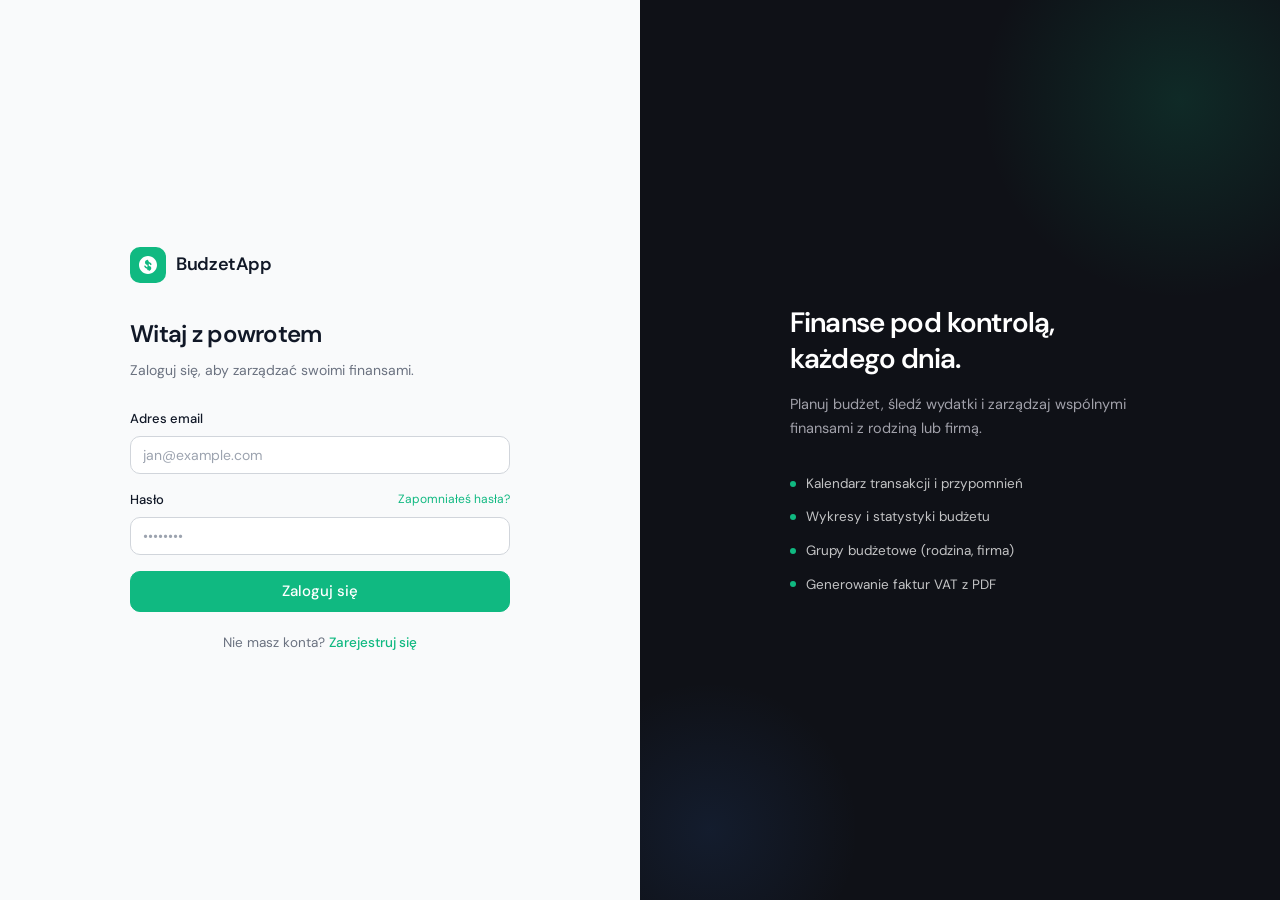
<file: frontend/src/pages/login.html>
<!DOCTYPE html>
<html lang="pl">
<head>
  <meta charset="UTF-8">
  <meta name="viewport" content="width=device-width, initial-scale=1.0">
  <title>Logowanie — BudzetApp</title>
  <link rel="icon" href="../favicon.svg" type="image/svg+xml">
  <link rel="stylesheet" href="../css/main.css">
  <script src="../js/init.js"></script>
  <link rel="stylesheet" href="../css/auth.css">
</head>
<body>

<div class="auth-layout">

  <!-- Form panel -->
  <div class="auth-panel">
    <div class="auth-form-wrap">

      <div class="auth-logo">
        <div class="auth-logo-icon">
          <svg viewBox="0 0 20 20" fill="currentColor">
            <path fill-rule="evenodd" d="M9.99 1.012C5.042 1.012 1 5.058 1 10c0 4.946 4.042 8.988 8.99 8.988C14.952 18.988 19 14.946 19 10c0-4.942-4.048-8.988-9.01-8.988zM10 5.5a.75.75 0 01.75.75v.807a4.62 4.62 0 011.743.733 3.257 3.257 0 011.007 1.29.75.75 0 01-1.39.567 1.757 1.757 0 00-.537-.698 3.12 3.12 0 00-.823-.407v2.3l.427.109c.31.079.633.181.93.352.298.172.578.417.79.748.214.334.353.74.353 1.249 0 .562-.181 1.077-.508 1.508-.316.42-.761.733-1.282.938a4.63 4.63 0 01-.71.189V14.5a.75.75 0 01-1.5 0v-.806a4.944 4.944 0 01-1.793-.762 3.515 3.515 0 01-1.143-1.422.75.75 0 011.393-.553c.14.356.367.638.648.84.297.214.665.364 1.095.454V9.937l-.308-.079a5.284 5.284 0 01-.994-.371 3.173 3.173 0 01-.84-.65C7.293 8.478 7 7.97 7 7.25c0-.546.178-1.04.488-1.455.306-.41.734-.718 1.228-.918A4.64 4.64 0 0110 4.75V5.5z" clip-rule="evenodd"/>
          </svg>
        </div>
        <span class="auth-logo-text">BudzetApp</span>
      </div>

      <h1 class="auth-title">Witaj z powrotem</h1>
      <p class="auth-subtitle">Zaloguj się, aby zarządzać swoimi finansami.</p>

      <form class="auth-form" id="loginForm" novalidate>
        <div class="form-group">
          <label class="form-label" for="email">Adres email</label>
          <input class="form-input" type="email" id="email" name="email"
                 placeholder="jan@example.com" autocomplete="email" required>
        </div>

        <div class="form-group">
          <label class="form-label" for="password">
            Hasło
            <a href="forgot-password.html" style="float:right;font-weight:400;color:var(--accent);font-size:12px">
              Zapomniałeś hasła?
            </a>
          </label>
          <input class="form-input" type="password" id="password" name="password"
                 placeholder="••••••••" autocomplete="current-password" required>
        </div>

        <div id="loginError" style="display:none;padding:10px 12px;background:var(--red-light);
             color:var(--red-text);border-radius:var(--radius);font-size:13px"></div>

        <button class="btn btn-primary btn-full btn-lg" type="submit" id="loginBtn">
          Zaloguj się
        </button>
      </form>

      <p class="auth-footer">
        Nie masz konta? <a href="register.html">Zarejestruj się</a>
      </p>

    </div>
  </div>

  <!-- Hero panel -->
  <div class="auth-hero">
    <div class="auth-hero-content">
      <h2 class="auth-hero-title">Finanse pod kontrolą, każdego dnia.</h2>
      <p class="auth-hero-desc">
        Planuj budżet, śledź wydatki i zarządzaj wspólnymi finansami z rodziną lub firmą.
      </p>
      <div class="auth-feature-list">
        <div class="auth-feature">
          <div class="auth-feature-dot"></div>
          Kalendarz transakcji i przypomnień
        </div>
        <div class="auth-feature">
          <div class="auth-feature-dot"></div>
          Wykresy i statystyki budżetu
        </div>
        <div class="auth-feature">
          <div class="auth-feature-dot"></div>
          Grupy budżetowe (rodzina, firma)
        </div>
        <div class="auth-feature">
          <div class="auth-feature-dot"></div>
          Generowanie faktur VAT z PDF
        </div>
      </div>
    </div>
  </div>

</div>

<script type="module">
import { authApi, Auth } from '../js/api.js';
import { setLoading, showError } from '../js/utils.js';

// Redirect if already logged in
if (Auth.isLoggedIn()) {
  window.location.href = 'dashboard.html';
}

const form    = document.getElementById('loginForm');
const btn     = document.getElementById('loginBtn');
const errBox  = document.getElementById('loginError');

form.addEventListener('submit', async (e) => {
  e.preventDefault();
  errBox.style.display = 'none';

  const email    = document.getElementById('email').value.trim();
  const password = document.getElementById('password').value;

  if (!email || !password) {
    errBox.textContent = 'Wypełnij wszystkie pola.';
    errBox.style.display = 'block';
    return;
  }

  setLoading(btn, true);
  try {
    await authApi.login(email, password);
    window.location.href = 'dashboard.html';
  } catch (err) {
    // Konto niezweryfikowane — przekieruj na verify
    if (err.data?.error === 'verify_required') {
      window.location.href = `verify.html?email=${encodeURIComponent(email)}`;
      return;
    }
    errBox.textContent = err.message || 'Błąd logowania.';
    errBox.style.display = 'block';
  } finally {
    setLoading(btn, false);
  }
});

// Password visibility toggle via keyboard
document.getElementById('password').addEventListener('keydown', (e) => {
  if (e.key === 'Enter') form.dispatchEvent(new Event('submit', {bubbles: true, cancelable: true}));
});
</script>
</body>
</html>
</file>
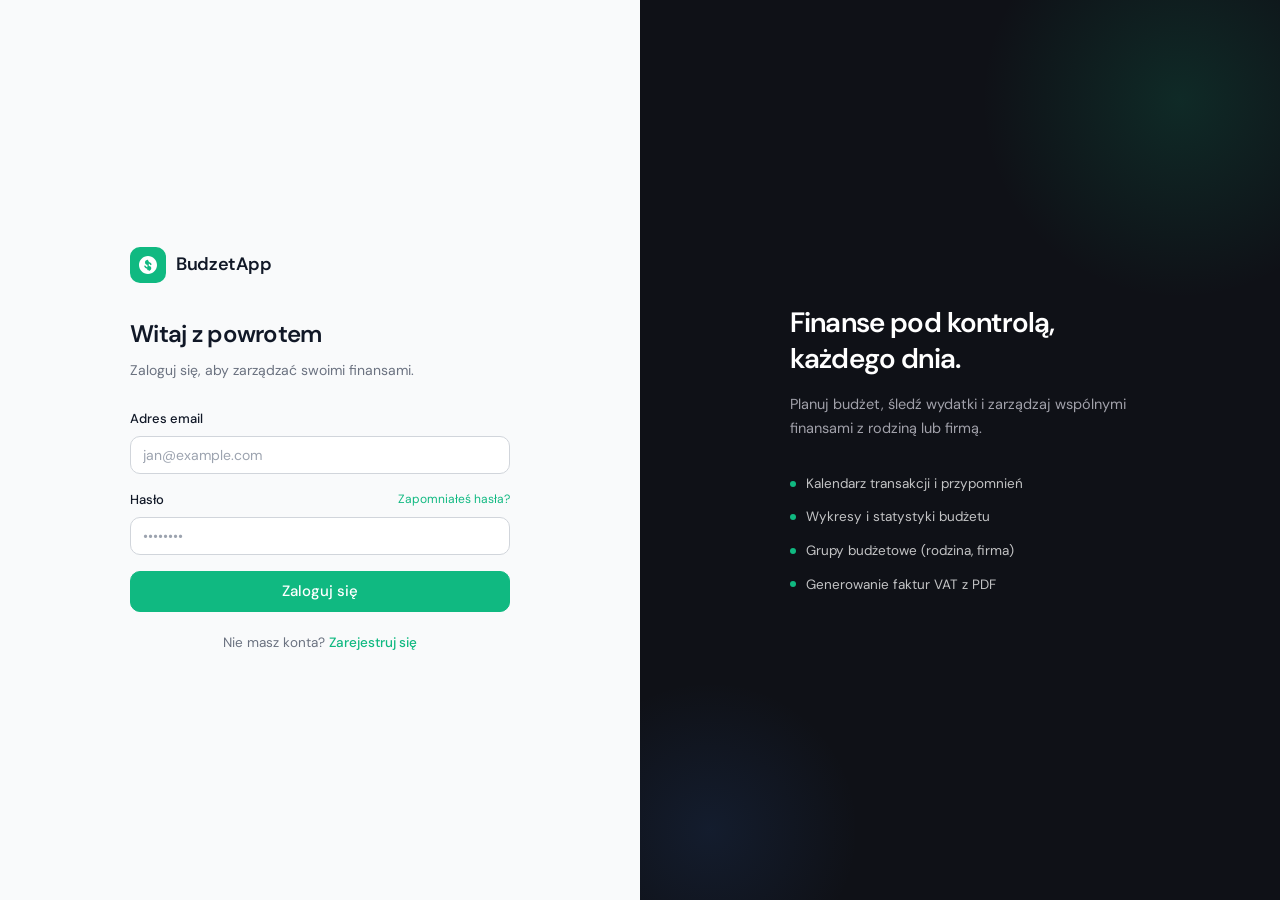
<file: frontend/src/pages/profile.html>
<!DOCTYPE html>
<html lang="pl">
<head>
  <meta charset="UTF-8">
  <meta name="viewport" content="width=device-width, initial-scale=1.0">
  <title>Profil — BudzetApp</title>
  <link rel="icon" href="../favicon.svg" type="image/svg+xml">
  <link rel="stylesheet" href="../css/main.css">
</head>
<body>
<div class="app-layout">
  <aside class="sidebar" id="sidebar"></aside>
  <main class="main-content">
    <div class="page-header">
      <h1 class="page-title">Profil i ustawienia</h1>
      <p class="page-subtitle">Zarządzaj swoim kontem</p>
    </div>

    <div class="page-body page-enter" style="max-width:680px">

      <!-- Avatar -->
      <div class="card" style="margin-bottom:16px">
        <div style="display:flex;align-items:center;gap:16px">
          <div class="avatar avatar-lg" id="profileAvatar" style="font-size:18px">??</div>
          <div>
            <div style="font-size:16px;font-weight:600" id="profileName">—</div>
            <div style="font-size:13px;color:var(--text-secondary)" id="profileEmail">—</div>
            <div style="margin-top:6px">
              <span class="badge" id="profileRoleBadge">—</span>
            </div>
          </div>
        </div>
      </div>

      <!-- Dane osobowe -->
      <div class="card" style="margin-bottom:16px">
        <div class="card-title">Dane osobowe</div>
        <form id="profileForm">
          <div style="display:grid;grid-template-columns:1fr 1fr;gap:12px;margin-bottom:12px">
            <div class="form-group">
              <label class="form-label">Imię</label>
              <input class="form-input" id="pfFirstName" type="text">
            </div>
            <div class="form-group">
              <label class="form-label">Nazwisko</label>
              <input class="form-input" id="pfLastName" type="text">
            </div>
          </div>
          <div class="form-group" style="margin-bottom:12px">
            <label class="form-label">Email</label>
            <input class="form-input" id="pfEmail" type="email" disabled style="opacity:0.6">
          </div>
          <div style="display:grid;grid-template-columns:1fr 1fr;gap:12px;margin-bottom:16px">
            <div class="form-group">
              <label class="form-label">Waluta domyślna</label>
              <select class="form-select" id="pfCurrency">
                <option value="PLN">PLN — Złoty</option>
                <option value="EUR">EUR — Euro</option>
                <option value="USD">USD — Dolar</option>
              </select>
            </div>
            <div class="form-group">
              <label class="form-label">Strefa czasowa</label>
              <select class="form-select" id="pfTimezone">
                <option value="Europe/Warsaw">Europa/Warszawa</option>
                <option value="Europe/London">Europa/Londyn</option>
                <option value="UTC">UTC</option>
              </select>
            </div>
          </div>
          <button class="btn btn-primary btn-sm" type="submit" id="saveProfileBtn">Zapisz zmiany</button>
        </form>
      </div>

      <!-- Dane sprzedawcy (do faktur) -->
      <div class="card" style="margin-bottom:16px">
        <div class="card-title">Dane sprzedawcy</div>
        <p style="font-size:12.5px;color:var(--text-muted);margin-bottom:16px">
          Dane używane automatycznie przy generowaniu faktur VAT.
        </p>
        <form id="sellerForm">
          <div style="display:flex;flex-direction:column;gap:12px;margin-bottom:16px">
            <div class="form-group">
              <label class="form-label">Nazwa firmy / Imię i nazwisko</label>
              <input class="form-input" id="sellerName" type="text" placeholder="Jan Kowalski / Firma XYZ">
            </div>
            <div style="display:grid;grid-template-columns:1fr 1fr;gap:12px">
              <div class="form-group">
                <label class="form-label">NIP</label>
                <input class="form-input" id="sellerNip" type="text" placeholder="0000000000">
              </div>
              <div class="form-group">
                <label class="form-label">Email kontaktowy</label>
                <input class="form-input" id="sellerEmail" type="email" placeholder="firma@example.com">
              </div>
            </div>
            <div class="form-group">
              <label class="form-label">Adres</label>
              <textarea class="form-textarea" id="sellerAddress" rows="2" placeholder="ul. Przykładowa 1&#10;00-001 Warszawa"></textarea>
            </div>
            <div class="form-group">
              <label class="form-label">Numer konta bankowego</label>
              <input class="form-input" id="sellerBank" type="text" placeholder="PL00 0000 0000 0000 0000 0000 0000">
            </div>
          </div>
          <button class="btn btn-primary btn-sm" type="submit" id="saveSellerBtn">Zapisz dane sprzedawcy</button>
        </form>
      </div>

      <!-- Zmień hasło -->
      <div class="card">
        <div class="card-title">Zmień hasło</div>
        <form id="passwordForm">
          <div style="display:flex;flex-direction:column;gap:12px;margin-bottom:16px">
            <div class="form-group">
              <label class="form-label">Nowe hasło</label>
              <input class="form-input" id="pwNew" type="password" placeholder="min. 8 znaków">
            </div>
            <div class="form-group">
              <label class="form-label">Potwierdź hasło</label>
              <input class="form-input" id="pwConfirm" type="password" placeholder="powtórz hasło">
            </div>
          </div>
          <button class="btn btn-secondary btn-sm" type="submit" id="savePasswordBtn">Zmień hasło</button>
        </form>
      </div>

      <!-- Wyloguj się -->
      <div style="margin-top:16px;padding:16px;border-radius:var(--radius);border:1px solid var(--border)">
        <p style="font-size:13px;margin-bottom:10px;color:var(--text-secondary)">Chcesz zakończyć sesję?</p>
        <button class="btn btn-secondary btn-sm" id="logoutBtn">Wyloguj się</button>
      </div>

      <!-- Usuń konto -->
      <div style="margin-top:12px;padding:16px;border-radius:var(--radius);border:1px solid var(--red-light);background:var(--red-light)">
        <p style="font-size:13px;font-weight:600;margin-bottom:4px;color:var(--red-text)">Usuń konto</p>
        <p style="font-size:12.5px;color:var(--red-text);opacity:0.8;margin-bottom:10px">Ta operacja jest nieodwracalna. Wszystkie dane zostaną usunięte.</p>
        <button class="btn btn-danger btn-sm" id="deleteAccountBtn">Usuń konto</button>
      </div>

    </div>

    <footer style="padding:14px 32px;font-size:11.5px;color:var(--text-muted);border-top:1px solid var(--border);margin-top:auto;text-align:center">⚠️ Projekt edukacyjny — twórcy nie ponoszą odpowiedzialności za szkody wyrządzone poprzez użytkowanie tej aplikacji.</footer>
  </main>
</div>

<script type="module">
import { renderSidebar } from '../js/sidebar.js';
import { authApi, api, Auth } from '../js/api.js';
import { initials, setLoading, showSuccess, showError } from '../js/utils.js';

if (!Auth.isLoggedIn()) { window.location.href = 'login.html'; }
renderSidebar('profile.html');

async function loadProfile() {
  try {
    const user = await authApi.me();
    Auth.setUser(user);

    document.getElementById('profileAvatar').textContent = initials(user.first_name, user.last_name, user.email);
    document.getElementById('profileName').textContent = user.first_name
      ? `${user.first_name} ${user.last_name || ''}`.trim() : user.email;
    document.getElementById('profileEmail').textContent = user.email;

    const badge = document.getElementById('profileRoleBadge');
    badge.textContent = user.role === 'admin' ? 'Administrator' : 'Użytkownik';
    badge.className   = `badge ${user.role === 'admin' ? 'badge-green' : 'badge-gray'}`;

    document.getElementById('pfFirstName').value = user.first_name || '';
    document.getElementById('pfLastName').value  = user.last_name  || '';
    document.getElementById('pfEmail').value     = user.email;
    document.getElementById('pfCurrency').value  = user.default_currency || 'PLN';
    document.getElementById('pfTimezone').value  = user.timezone || 'Europe/Warsaw';

    // Dane sprzedawcy
    document.getElementById('sellerName').value    = user.seller_name    || '';
    document.getElementById('sellerNip').value     = user.seller_nip     || '';
    document.getElementById('sellerEmail').value   = user.seller_email   || '';
    document.getElementById('sellerAddress').value = user.seller_address || '';
    document.getElementById('sellerBank').value    = user.seller_bank    || '';
  } catch {}
}

document.getElementById('profileForm').addEventListener('submit', async e => {
  e.preventDefault();
  const btn = document.getElementById('saveProfileBtn');
  setLoading(btn, true);
  try {
    await api.put('/auth/me', {
      first_name:       document.getElementById('pfFirstName').value.trim(),
      last_name:        document.getElementById('pfLastName').value.trim(),
      default_currency: document.getElementById('pfCurrency').value,
      timezone:         document.getElementById('pfTimezone').value,
    });
    showSuccess('Profil zaktualizowany!');
    loadProfile();
  } catch (err) { showError(err.message); }
  finally { setLoading(btn, false); }
});

document.getElementById('sellerForm').addEventListener('submit', async e => {
  e.preventDefault();
  const btn = document.getElementById('saveSellerBtn');
  setLoading(btn, true);
  try {
    await api.put('/auth/me', {
      seller_name:    document.getElementById('sellerName').value.trim(),
      seller_nip:     document.getElementById('sellerNip').value.trim(),
      seller_email:   document.getElementById('sellerEmail').value.trim(),
      seller_address: document.getElementById('sellerAddress').value.trim(),
      seller_bank:    document.getElementById('sellerBank').value.trim(),
    });
    showSuccess('Dane sprzedawcy zapisane!');
  } catch (err) { showError(err.message); }
  finally { setLoading(btn, false); }
});

document.getElementById('passwordForm').addEventListener('submit', async e => {
  e.preventDefault();
  const pw1 = document.getElementById('pwNew').value;
  const pw2 = document.getElementById('pwConfirm').value;
  if (pw1.length < 8) { showError('Hasło musi mieć min. 8 znaków'); return; }
  if (pw1 !== pw2)    { showError('Hasła nie są zgodne'); return; }
  const btn = document.getElementById('savePasswordBtn');
  setLoading(btn, true);
  try {
    await api.post('/auth/change-password', { new_password: pw1 });
    showSuccess('Hasło zmienione!');
    document.getElementById('passwordForm').reset();
  } catch (err) { showError(err.message); }
  finally { setLoading(btn, false); }
});

document.getElementById('logoutBtn').addEventListener('click', () => {
  if (confirm('Czy na pewno chcesz się wylogować?')) {
    authApi.logout();
  }
});

document.getElementById('deleteAccountBtn').addEventListener('click', async () => {
  const confirmed = confirm('Czy na pewno chcesz usunąć konto? Ta operacja jest nieodwracalna!');
  if (!confirmed) return;
  const confirmed2 = confirm('Ostatnie ostrzeżenie — wszystkie dane zostaną usunięte. Kontynuować?');
  if (!confirmed2) return;
  try {
    const token = Auth.getAccessToken();
    await fetch('/api/auth/me', {
      method: 'DELETE',
      headers: { 'Authorization': `Bearer ${token}` }
    });
    Auth.clearTokens();
    window.location.href = 'login.html';
  } catch (err) { showError(err.message); }
});

loadProfile();
</script>
</body>
</html>
</file>
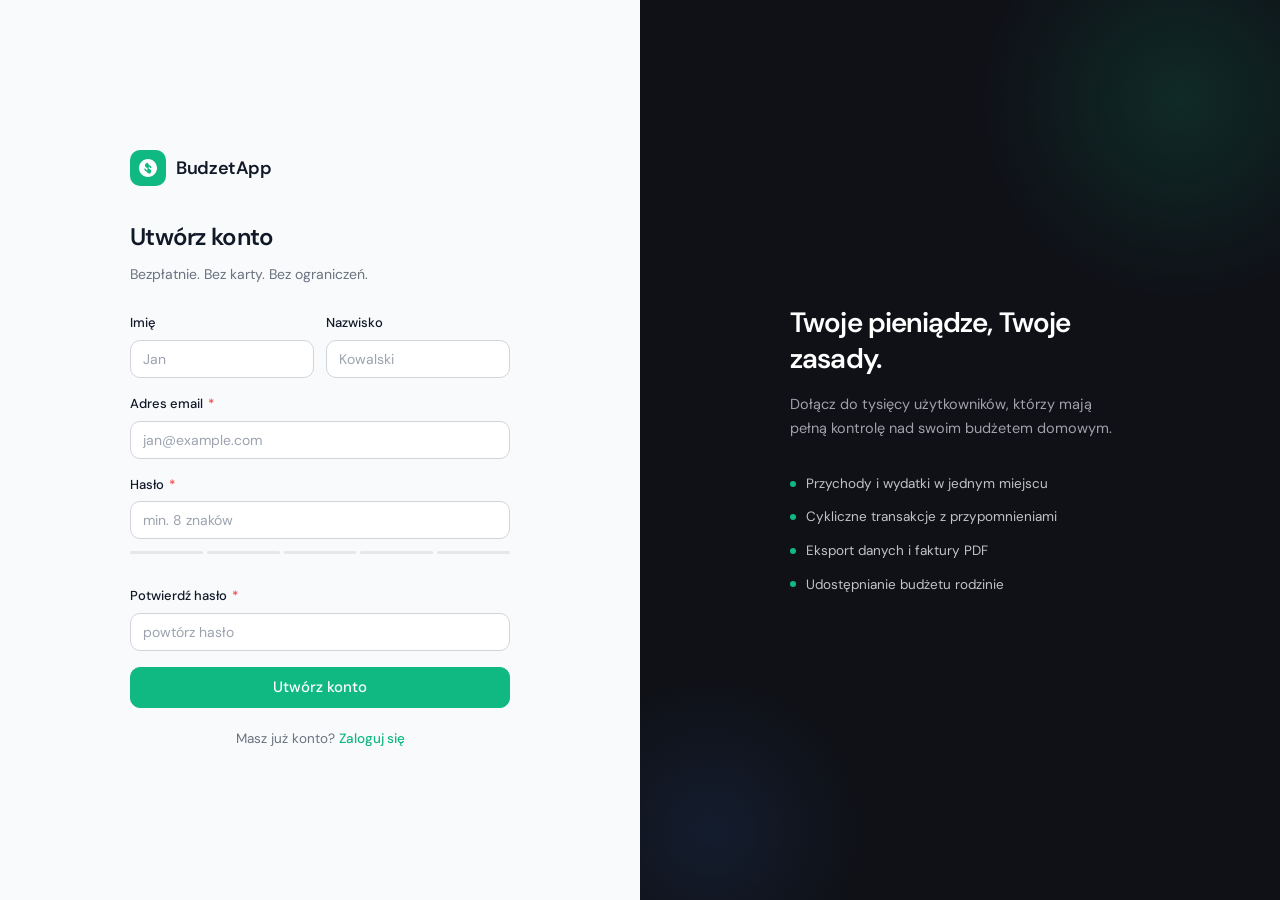
<file: frontend/src/pages/register.html>
<!DOCTYPE html>
<html lang="pl">
<head>
  <meta charset="UTF-8">
  <meta name="viewport" content="width=device-width, initial-scale=1.0">
  <title>Rejestracja — BudzetApp</title>
  <link rel="icon" href="../favicon.svg" type="image/svg+xml">
  <link rel="stylesheet" href="../css/main.css">
  <script src="../js/init.js"></script>
  <link rel="stylesheet" href="../css/auth.css">
</head>
<body>

<div class="auth-layout">

  <div class="auth-panel">
    <div class="auth-form-wrap">

      <div class="auth-logo">
        <div class="auth-logo-icon">
          <svg viewBox="0 0 20 20" fill="currentColor">
            <path fill-rule="evenodd" d="M9.99 1.012C5.042 1.012 1 5.058 1 10c0 4.946 4.042 8.988 8.99 8.988C14.952 18.988 19 14.946 19 10c0-4.942-4.048-8.988-9.01-8.988zM10 5.5a.75.75 0 01.75.75v.807a4.62 4.62 0 011.743.733 3.257 3.257 0 011.007 1.29.75.75 0 01-1.39.567 1.757 1.757 0 00-.537-.698 3.12 3.12 0 00-.823-.407v2.3l.427.109c.31.079.633.181.93.352.298.172.578.417.79.748.214.334.353.74.353 1.249 0 .562-.181 1.077-.508 1.508-.316.42-.761.733-1.282.938a4.63 4.63 0 01-.71.189V14.5a.75.75 0 01-1.5 0v-.806a4.944 4.944 0 01-1.793-.762 3.515 3.515 0 01-1.143-1.422.75.75 0 011.393-.553c.14.356.367.638.648.84.297.214.665.364 1.095.454V9.937l-.308-.079a5.284 5.284 0 01-.994-.371 3.173 3.173 0 01-.84-.65C7.293 8.478 7 7.97 7 7.25c0-.546.178-1.04.488-1.455.306-.41.734-.718 1.228-.918A4.64 4.64 0 0110 4.75V5.5z" clip-rule="evenodd"/>
          </svg>
        </div>
        <span class="auth-logo-text">BudzetApp</span>
      </div>

      <h1 class="auth-title">Utwórz konto</h1>
      <p class="auth-subtitle">Bezpłatnie. Bez karty. Bez ograniczeń.</p>

      <form class="auth-form" id="registerForm" novalidate>
        <div style="display:grid;grid-template-columns:1fr 1fr;gap:12px">
          <div class="form-group">
            <label class="form-label" for="first_name">Imię</label>
            <input class="form-input" type="text" id="first_name" name="first_name"
                   placeholder="Jan" autocomplete="given-name">
          </div>
          <div class="form-group">
            <label class="form-label" for="last_name">Nazwisko</label>
            <input class="form-input" type="text" id="last_name" name="last_name"
                   placeholder="Kowalski" autocomplete="family-name">
          </div>
        </div>

        <div class="form-group">
          <label class="form-label" for="email">Adres email <span class="required">*</span></label>
          <input class="form-input" type="email" id="email" name="email"
                 placeholder="jan@example.com" autocomplete="email" required>
        </div>

        <div class="form-group">
          <label class="form-label" for="password">Hasło <span class="required">*</span></label>
          <input class="form-input" type="password" id="password" name="password"
                 placeholder="min. 8 znaków" autocomplete="new-password" required>
          <div class="password-strength" id="strengthBars">
            <div class="strength-bar" id="s1"></div>
            <div class="strength-bar" id="s2"></div>
            <div class="strength-bar" id="s3"></div>
            <div class="strength-bar" id="s4"></div>
            <div class="strength-bar" id="s5"></div>
          </div>
          <span class="form-hint" id="strengthText"></span>
          <div id="pwHints" style="margin-top:4px"></div>
        </div>

        <div class="form-group">
          <label class="form-label" for="confirm">Potwierdź hasło <span class="required">*</span></label>
          <input class="form-input" type="password" id="confirm" name="confirm"
                 placeholder="powtórz hasło" autocomplete="new-password" required>
        </div>

        <div id="regError" style="display:none;padding:10px 12px;background:var(--red-light);
             color:var(--red-text);border-radius:var(--radius);font-size:13px"></div>

        <button class="btn btn-primary btn-full btn-lg" type="submit" id="regBtn">
          Utwórz konto
        </button>
      </form>

      <p class="auth-footer">
        Masz już konto? <a href="login.html">Zaloguj się</a>
      </p>

    </div>
  </div>

  <div class="auth-hero">
    <div class="auth-hero-content">
      <h2 class="auth-hero-title">Twoje pieniądze, Twoje zasady.</h2>
      <p class="auth-hero-desc">
        Dołącz do tysięcy użytkowników, którzy mają pełną kontrolę nad swoim budżetem domowym.
      </p>
      <div class="auth-feature-list">
        <div class="auth-feature">
          <div class="auth-feature-dot"></div>
          Przychody i wydatki w jednym miejscu
        </div>
        <div class="auth-feature">
          <div class="auth-feature-dot"></div>
          Cykliczne transakcje z przypomnieniami
        </div>
        <div class="auth-feature">
          <div class="auth-feature-dot"></div>
          Eksport danych i faktury PDF
        </div>
        <div class="auth-feature">
          <div class="auth-feature-dot"></div>
          Udostępnianie budżetu rodzinie
        </div>
      </div>
    </div>
  </div>

</div>

<script type="module">
import { api, Auth } from '../js/api.js';
import { setLoading } from '../js/utils.js';

if (Auth.isLoggedIn()) window.location.href = 'dashboard.html';

// Password strength
const pwInput = document.getElementById('password');
const bars    = [1,2,3,4,5].map(i => document.getElementById(`s${i}`));
const strengthText = document.getElementById('strengthText');
const COLORS = ['#ef4444','#f59e0b','#3b82f6','#10b981'];
const LABELS = ['Słabe','Średnie','Dobre','Silne'];

// Password strength validation
// Criteria: 2+ uppercase, 2+ lowercase, 2+ digits, 2+ special, not consecutive chars
function hasConsecutive(v) {
  // Sprawdź czy są 3 lub więcej takich samych znaków pod rząd (np. aaa, 111)
  for (let i = 0; i < v.length - 2; i++) {
    if (v[i] === v[i+1] && v[i+1] === v[i+2]) return true;
  }
  return false;
}

function checkPassword(v) {
  const upper   = (v.match(/[A-Z]/g) || []).length;
  const lower   = (v.match(/[a-z]/g) || []).length;
  const digits  = (v.match(/[0-9]/g) || []).length;
  const special = (v.match(/[^A-Za-z0-9]/g) || []).length;
  const noConsec = !hasConsecutive(v);

  let score = 0;
  const checks = [
    { ok: upper   >= 2, label: `2 duże litery (masz ${upper})` },
    { ok: lower   >= 2, label: `2 małe litery (masz ${lower})` },
    { ok: digits  >= 2, label: `2 cyfry (masz ${digits})` },
    { ok: special >= 2, label: `2 znaki specjalne (masz ${special})` },
    { ok: noConsec,     label: 'Brak 3 takich samych znaków pod rząd' },
  ];
  score = checks.filter(c => c.ok).length;
  return { score, checks };
}

pwInput.addEventListener('input', () => {
  const v = pwInput.value;
  if (!v) {
    bars.forEach(b => b.style.background = 'var(--border)');
    strengthText.textContent = '';
    return;
  }
  const { score, checks } = checkPassword(v);
  const COLORS5 = ['#ef4444','#ef4444','#f59e0b','#3b82f6','#10b981','#10b981'];
  const LABELS5 = ['Bardzo słabe','Słabe','Średnie','Dobre','Silne'];
  bars.forEach((b, i) => {
    b.style.background = i < score ? COLORS5[score] : 'var(--border)';
  });
  strengthText.textContent = LABELS5[Math.min(score, 4)] || '';
  strengthText.style.color = COLORS5[score] || '';

  // Show unmet criteria as hints
  const unmet = checks.filter(c => !c.ok).map(c => c.label);
  const hint = document.getElementById('pwHints');
  if (hint) hint.innerHTML = unmet.length ? unmet.map(u => `<div style="color:var(--red-text);font-size:11px">✗ ${u}</div>`).join('') : '<div style="color:var(--green-text);font-size:11px">✓ Hasło spełnia wymagania</div>';
});

// Submit
const form   = document.getElementById('registerForm');
const btn    = document.getElementById('regBtn');
const errBox = document.getElementById('regError');

form.addEventListener('submit', async (e) => {
  e.preventDefault();
  errBox.style.display = 'none';

  const email    = document.getElementById('email').value.trim();
  const password = document.getElementById('password').value;
  const confirm  = document.getElementById('confirm').value;
  const firstName = document.getElementById('first_name').value.trim();
  const lastName  = document.getElementById('last_name').value.trim();

  if (!email || !password) {
    errBox.textContent = 'Email i hasło są wymagane.';
    errBox.style.display = 'block';
    return;
  }
  if (password.length < 8) {
    errBox.textContent = 'Hasło musi mieć co najmniej 8 znaków.';
    errBox.style.display = 'block';
    return;
  }
  const { score, checks } = checkPassword(password);
  if (score < 5) {
    const unmet = checks.filter(c => !c.ok).map(c => c.label);
    errBox.textContent = 'Hasło nie spełnia wymagań: ' + unmet.join(', ');
    errBox.style.display = 'block';
    return;
  }
  if (password !== confirm) {
    errBox.textContent = 'Hasła nie są zgodne.';
    errBox.style.display = 'block';
    return;
  }

  setLoading(btn, true);
  try {
    const data = await api.post('/auth/register', { email, password, first_name: firstName, last_name: lastName });
    // Przekieruj na stronę weryfikacji
    window.location.href = `verify.html?email=${encodeURIComponent(email)}`;
  } catch (err) {
    errBox.textContent = err.message || 'Błąd rejestracji.';
    errBox.style.display = 'block';
  } finally {
    setLoading(btn, false);
  }
});
</script>
</body>
</html>
</file>
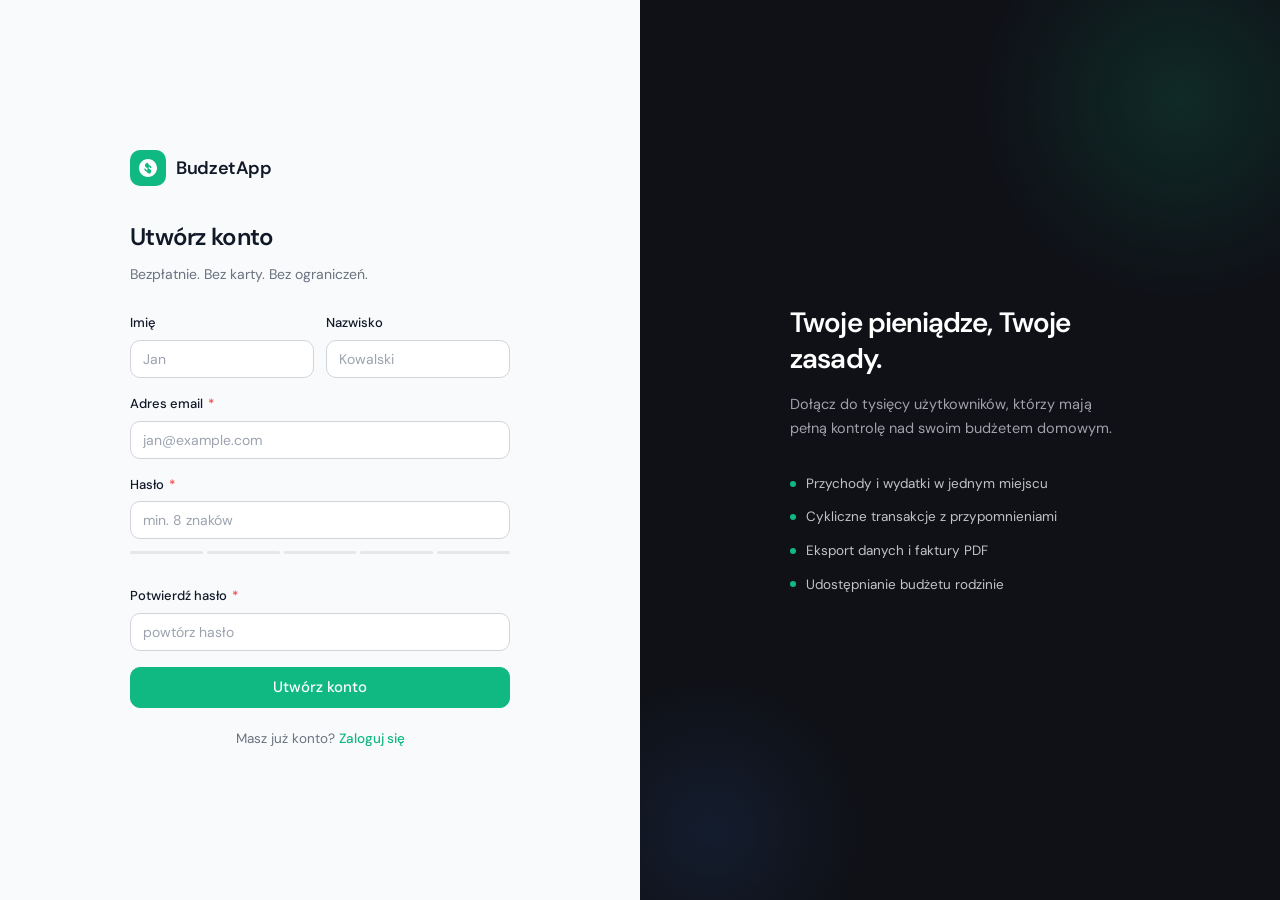
<file: frontend/src/pages/verify.html>
<!DOCTYPE html>
<html lang="pl">
<head>
  <meta charset="UTF-8">
  <meta name="viewport" content="width=device-width, initial-scale=1.0">
  <title>Weryfikacja emaila — BudzetApp</title>
  <link rel="icon" href="data:,">
  <link rel="stylesheet" href="../css/main.css">
  <link rel="stylesheet" href="../css/auth.css">
  <style>
    .code-inputs {
      display: flex;
      gap: 12px;
      justify-content: center;
      margin: 24px 0;
    }
    .code-input {
      width: 64px;
      height: 72px;
      text-align: center;
      font-size: 28px;
      font-weight: 700;
      font-family: var(--font-mono);
      border: 2px solid var(--border-strong);
      border-radius: var(--radius);
      outline: none;
      transition: var(--transition);
      color: var(--text-primary);
      background: white;
      caret-color: var(--accent);
    }
    .code-input:focus {
      border-color: var(--accent);
      box-shadow: 0 0 0 3px rgba(16,185,129,0.12);
    }
    .code-input.filled {
      border-color: var(--accent);
      background: var(--accent-light);
      color: var(--accent-text);
    }
    .resend-timer {
      font-size: 13px;
      color: var(--text-muted);
      text-align: center;
      margin-top: 16px;
    }
    .resend-link {
      color: var(--accent);
      cursor: pointer;
      font-weight: 500;
      background: none;
      border: none;
      font-size: 13px;
      font-family: inherit;
      padding: 0;
    }
    .resend-link:hover { text-decoration: underline; }
    .resend-link:disabled { color: var(--text-muted); cursor: default; }
  </style>
</head>
<body>

<div class="auth-layout">

  <div class="auth-panel">
    <div class="auth-form-wrap">

      <div class="auth-logo">
        <div class="auth-logo-icon">
          <svg viewBox="0 0 20 20" fill="currentColor">
            <path fill-rule="evenodd" d="M9.99 1.012C5.042 1.012 1 5.058 1 10c0 4.946 4.042 8.988 8.99 8.988C14.952 18.988 19 14.946 19 10c0-4.942-4.048-8.988-9.01-8.988zM10 5.5a.75.75 0 01.75.75v.807a4.62 4.62 0 011.743.733 3.257 3.257 0 011.007 1.29.75.75 0 01-1.39.567 1.757 1.757 0 00-.537-.698 3.12 3.12 0 00-.823-.407v2.3l.427.109c.31.079.633.181.93.352.298.172.578.417.79.748.214.334.353.74.353 1.249 0 .562-.181 1.077-.508 1.508-.316.42-.761.733-1.282.938a4.63 4.63 0 01-.71.189V14.5a.75.75 0 01-1.5 0v-.806a4.944 4.944 0 01-1.793-.762 3.515 3.515 0 01-1.143-1.422.75.75 0 011.393-.553c.14.356.367.638.648.84.297.214.665.364 1.095.454V9.937l-.308-.079a5.284 5.284 0 01-.994-.371 3.173 3.173 0 01-.84-.65C7.293 8.478 7 7.97 7 7.25c0-.546.178-1.04.488-1.455.306-.41.734-.718 1.228-.918A4.64 4.64 0 0110 4.75V5.5z" clip-rule="evenodd"/>
          </svg>
        </div>
        <span class="auth-logo-text">BudzetApp</span>
      </div>

      <!-- Ikona koperty -->
      <div style="text-align:center;margin-bottom:16px">
        <div style="width:64px;height:64px;background:var(--accent-light);border-radius:16px;
             display:inline-flex;align-items:center;justify-content:center">
          <svg width="32" height="32" viewBox="0 0 24 24" fill="none" stroke="var(--accent)" stroke-width="1.5">
            <path stroke-linecap="round" stroke-linejoin="round"
              d="M21.75 6.75v10.5a2.25 2.25 0 01-2.25 2.25h-15a2.25 2.25 0 01-2.25-2.25V6.75m19.5 0A2.25 2.25 0 0019.5 4.5h-15a2.25 2.25 0 00-2.25 2.25m19.5 0v.243a2.25 2.25 0 01-1.07 1.916l-7.5 4.615a2.25 2.25 0 01-2.36 0L3.32 8.91a2.25 2.25 0 01-1.07-1.916V6.75"/>
          </svg>
        </div>
      </div>

      <h1 class="auth-title" style="text-align:center">Sprawdź swojego emaila</h1>
      <p class="auth-subtitle" style="text-align:center" id="subtitleText">
        Wysłaliśmy 4-cyfrowy kod weryfikacyjny na adres<br>
        <strong id="emailDisplay">—</strong>
      </p>

      <div id="errorBox" style="display:none;padding:10px 12px;background:var(--red-light);
           color:var(--red-text);border-radius:var(--radius);font-size:13px;margin-bottom:8px;text-align:center"></div>

      <div id="successBox" style="display:none;padding:10px 12px;background:var(--green-light);
           color:var(--green-text);border-radius:var(--radius);font-size:13px;margin-bottom:8px;text-align:center"></div>

      <!-- 4 pola na cyfry -->
      <div class="code-inputs">
        <input class="code-input" type="text" inputmode="numeric" maxlength="1" id="c0" autocomplete="off">
        <input class="code-input" type="text" inputmode="numeric" maxlength="1" id="c1" autocomplete="off">
        <input class="code-input" type="text" inputmode="numeric" maxlength="1" id="c2" autocomplete="off">
        <input class="code-input" type="text" inputmode="numeric" maxlength="1" id="c3" autocomplete="off">
      </div>

      <button class="btn btn-primary btn-full btn-lg" id="verifyBtn" disabled>
        Potwierdź konto
      </button>

      <div class="resend-timer" id="resendArea">
        Nie dostałeś emaila?
        <button class="resend-link" id="resendBtn" disabled>
          Wyślij ponownie (<span id="timerCount">60</span>s)
        </button>
      </div>

      <p class="auth-footer" style="margin-top:20px">
        Użyłeś złego emaila? <a href="register.html">Wróć do rejestracji</a>
      </p>

    </div>
  </div>

  <div class="auth-hero">
    <div class="auth-hero-content">
      <h2 class="auth-hero-title">Prawie gotowe!</h2>
      <p class="auth-hero-desc">
        Weryfikacja emaila chroni Twoje konto przed nieautoryzowanym dostępem.
        Kod jest ważny przez 15 minut.
      </p>
      <div class="auth-feature-list">
        <div class="auth-feature">
          <div class="auth-feature-dot"></div>
          Sprawdź folder Spam jeśli nie ma emaila
        </div>
        <div class="auth-feature">
          <div class="auth-feature-dot"></div>
          Kod wygasa po 15 minutach
        </div>
        <div class="auth-feature">
          <div class="auth-feature-dot"></div>
          Możesz poprosić o nowy kod po 60 sekundach
        </div>
      </div>
    </div>
  </div>

</div>

<script type="module">
import { api, Auth } from '../js/api.js';
import { setLoading, showSuccess, showError } from '../js/utils.js';

if (Auth.isLoggedIn()) window.location.href = 'dashboard.html';

// Pobierz email z URL params
const params = new URLSearchParams(window.location.search);
const email  = params.get('email') || '';
document.getElementById('emailDisplay').textContent = email || '—';

if (!email) window.location.href = 'register.html';

// ── Kod input logic ────────────────────────────────────────────
const inputs  = [0,1,2,3].map(i => document.getElementById(`c${i}`));
const verifyBtn = document.getElementById('verifyBtn');
const errBox    = document.getElementById('errorBox');
const sucBox    = document.getElementById('successBox');

function getCode() { return inputs.map(i => i.value).join(''); }

function checkFilled() {
  const code = getCode();
  verifyBtn.disabled = code.length < 4;
  inputs.forEach(inp => {
    inp.classList.toggle('filled', inp.value.length === 1);
  });
}

inputs.forEach((inp, idx) => {
  inp.addEventListener('input', (e) => {
    const val = e.target.value.replace(/\D/g, '');
    inp.value = val.slice(-1);
    if (val && idx < 3) inputs[idx + 1].focus();
    checkFilled();
  });

  inp.addEventListener('keydown', (e) => {
    if (e.key === 'Backspace' && !inp.value && idx > 0) {
      inputs[idx - 1].focus();
      inputs[idx - 1].value = '';
      checkFilled();
    }
    if (e.key === 'Enter' && getCode().length === 4) {
      submitCode();
    }
  });

  // Obsługa paste (wklej cały kod)
  inp.addEventListener('paste', (e) => {
    e.preventDefault();
    const text = (e.clipboardData || window.clipboardData).getData('text').replace(/\D/g, '');
    if (text.length >= 4) {
      inputs.forEach((inp2, i) => { inp2.value = text[i] || ''; });
      inputs[3].focus();
      checkFilled();
    }
  });
});

inputs[0].focus();

// ── Submit ─────────────────────────────────────────────────────
async function submitCode() {
  const code = getCode();
  if (code.length < 4) return;

  errBox.style.display = 'none';
  setLoading(verifyBtn, true);

  try {
    const data = await api.post('/auth/verify', { email, code });
    Auth.setTokens(data.access_token, data.refresh_token);
    Auth.setUser(data.user);
    sucBox.textContent = 'Konto zweryfikowane! Przekierowanie...';
    sucBox.style.display = 'block';
    setTimeout(() => window.location.href = 'dashboard.html', 1000);
  } catch (err) {
    errBox.textContent = err.message || 'Błąd weryfikacji';
    errBox.style.display = 'block';
    // Wyczyść pola przy błędnym kodzie
    inputs.forEach(i => { i.value = ''; i.classList.remove('filled'); });
    inputs[0].focus();
    verifyBtn.disabled = true;
  } finally {
    setLoading(verifyBtn, false);
  }
}

verifyBtn.addEventListener('click', submitCode);

// ── Resend timer ───────────────────────────────────────────────
const resendBtn   = document.getElementById('resendBtn');
const timerCount  = document.getElementById('timerCount');
let timerSeconds  = 60;

function startTimer() {
  resendBtn.disabled = true;
  timerSeconds = 60;
  timerCount.textContent = timerSeconds;

  const interval = setInterval(() => {
    timerSeconds--;
    timerCount.textContent = timerSeconds;
    if (timerSeconds <= 0) {
      clearInterval(interval);
      resendBtn.disabled = false;
      resendBtn.textContent = 'Wyślij ponownie';
    }
  }, 1000);
}

startTimer();

resendBtn.addEventListener('click', async () => {
  resendBtn.disabled = true;
  errBox.style.display = 'none';
  try {
    await api.post('/auth/resend-code', { email });
    sucBox.textContent = 'Nowy kod został wysłany!';
    sucBox.style.display = 'block';
    setTimeout(() => sucBox.style.display = 'none', 3000);
    startTimer();
  } catch (err) {
    errBox.textContent = err.message || 'Błąd wysyłania';
    errBox.style.display = 'block';
    resendBtn.disabled = false;
  }
});
</script>
</body>
</html>
</file>
<file: frontend/src/css/main.css>
/* ============================================================
   BudzetApp — Design System
   Aesthetic: Refined dark sidebar + clean content
   Font: DM Sans (body) + DM Mono (numbers)
   ============================================================ */

@import url('https://fonts.googleapis.com/css2?family=DM+Sans:ital,opsz,wght@0,9..40,300;0,9..40,400;0,9..40,500;0,9..40,600;1,9..40,400&family=DM+Mono:wght@400;500&display=swap');

/* ── Variables ─────────────────────────────────────────────── */
:root {
  /* Sidebar */
  --sidebar-bg:       #0f1117;
  --sidebar-border:   rgba(255,255,255,0.07);
  --sidebar-text:     #a1a1aa;
  --sidebar-hover:    rgba(255,255,255,0.06);
  --sidebar-active:   rgba(16,185,129,0.15);
  --sidebar-active-text: #10b981;
  --sidebar-width:    224px;

  /* Content */
  --bg:               #f9fafb;
  --bg-card:          #ffffff;
  --bg-hover:         #f3f4f6;
  --bg-input:         #ffffff;

  /* Text */
  --text-primary:     #111827;
  --text-secondary:   #6b7280;
  --text-muted:       #9ca3af;
  --text-inverse:     #ffffff;

  /* Accent — emerald */
  --accent:           #10b981;
  --accent-hover:     #059669;
  --accent-light:     #d1fae5;
  --accent-text:      #065f46;

  /* Semantic */
  --green:            #10b981;
  --green-light:      #d1fae5;
  --green-text:       #065f46;
  --red:              #ef4444;
  --red-light:        #fee2e2;
  --red-text:         #991b1b;
  --amber:            #f59e0b;
  --amber-light:      #fef3c7;
  --amber-text:       #92400e;
  --blue:             #3b82f6;
  --blue-light:       #dbeafe;
  --blue-text:        #1e40af;

  /* Borders */
  --border:           #e5e7eb;
  --border-strong:    #d1d5db;

  /* Shadows */
  --shadow-sm:        0 1px 3px rgba(0,0,0,0.08), 0 1px 2px rgba(0,0,0,0.04);
  --shadow-md:        0 4px 6px rgba(0,0,0,0.07), 0 2px 4px rgba(0,0,0,0.04);
  --shadow-lg:        0 10px 25px rgba(0,0,0,0.1), 0 4px 10px rgba(0,0,0,0.05);

  /* Radius */
  --radius-sm:        6px;
  --radius:           10px;
  --radius-lg:        14px;
  --radius-xl:        20px;
  --radius-full:      9999px;

  /* Transitions */
  --transition:       all 0.18s cubic-bezier(0.4, 0, 0.2, 1);
  --transition-slow:  all 0.3s cubic-bezier(0.4, 0, 0.2, 1);

  /* Fonts */
  --font-body:        'DM Sans', sans-serif;
  --font-mono:        'DM Mono', 'Courier New', monospace;
}

/* ── Reset ─────────────────────────────────────────────────── */
*, *::before, *::after { box-sizing: border-box; margin: 0; padding: 0; }
html { font-size: 16px; -webkit-font-smoothing: antialiased; }
body {
  font-family: var(--font-body);
  background: var(--bg);
  color: var(--text-primary);
  line-height: 1.6;
  min-height: 100vh;
}
a { color: inherit; text-decoration: none; }
button { font-family: inherit; cursor: pointer; border: none; background: none; }
input, textarea, select { font-family: inherit; }
ul, ol { list-style: none; }
img { display: block; max-width: 100%; }

/* ── App Layout ─────────────────────────────────────────────── */
.app-layout {
  display: flex;
  min-height: 100vh;
}

/* ── Sidebar ─────────────────────────────────────────────────── */
.sidebar {
  width: var(--sidebar-width);
  background: var(--sidebar-bg);
  border-right: 1px solid var(--sidebar-border);
  display: flex;
  flex-direction: column;
  position: fixed;
  top: 0; left: 0;
  height: 100vh;
  z-index: 100;
  overflow-y: auto;
  transition: transform 0.25s ease;
}

.sidebar-logo {
  padding: 20px 20px 16px;
  border-bottom: 1px solid var(--sidebar-border);
}

.sidebar-logo-mark {
  display: flex;
  align-items: center;
  gap: 10px;
}

.sidebar-logo-icon {
  width: 32px; height: 32px;
  background: var(--accent);
  border-radius: 8px;
  display: flex; align-items: center; justify-content: center;
  flex-shrink: 0;
}

.sidebar-logo-icon svg { width: 18px; height: 18px; color: white; }

.sidebar-logo-text {
  font-size: 15px;
  font-weight: 600;
  color: white;
  letter-spacing: -0.01em;
}

.sidebar-logo-sub {
  font-size: 11px;
  color: var(--sidebar-text);
  margin-top: 1px;
}

.sidebar-nav {
  flex: 1;
  padding: 12px 10px;
  display: flex;
  flex-direction: column;
  gap: 2px;
}

.sidebar-section-label {
  font-size: 10px;
  font-weight: 600;
  letter-spacing: 0.08em;
  text-transform: uppercase;
  color: rgba(255,255,255,0.25);
  padding: 12px 10px 4px;
}

.nav-item {
  display: flex;
  align-items: center;
  gap: 10px;
  padding: 9px 10px;
  border-radius: var(--radius-sm);
  color: var(--sidebar-text);
  font-size: 13.5px;
  font-weight: 400;
  transition: var(--transition);
  cursor: pointer;
  position: relative;
}

.nav-item:hover {
  background: var(--sidebar-hover);
  color: rgba(255,255,255,0.85);
}

.nav-item.active {
  background: var(--sidebar-active);
  color: var(--sidebar-active-text);
  font-weight: 500;
}

.nav-item.active::before {
  content: '';
  position: absolute;
  left: 0; top: 4px; bottom: 4px;
  width: 3px;
  background: var(--accent);
  border-radius: 0 3px 3px 0;
}

.nav-icon {
  width: 18px; height: 18px;
  flex-shrink: 0;
  opacity: 0.7;
}

.nav-item.active .nav-icon,
.nav-item:hover .nav-icon { opacity: 1; }

.nav-badge {
  margin-left: auto;
  background: var(--accent);
  color: white;
  font-size: 10px;
  font-weight: 600;
  padding: 1px 6px;
  border-radius: var(--radius-full);
  min-width: 18px;
  text-align: center;
}

/* Sidebar footer */
.sidebar-footer {
  padding: 12px 10px;
  border-top: 1px solid var(--sidebar-border);
}

.sidebar-user {
  display: flex;
  align-items: center;
  gap: 10px;
  padding: 8px 10px;
  border-radius: var(--radius-sm);
  cursor: pointer;
  transition: var(--transition);
}

.sidebar-user:hover { background: var(--sidebar-hover); }

.avatar {
  width: 32px; height: 32px;
  border-radius: 50%;
  background: var(--accent);
  color: white;
  font-size: 12px;
  font-weight: 600;
  display: flex; align-items: center; justify-content: center;
  flex-shrink: 0;
  font-family: var(--font-body);
}

.avatar-lg {
  width: 44px; height: 44px;
  font-size: 16px;
}

.sidebar-user-info { flex: 1; min-width: 0; }

.sidebar-user-name {
  font-size: 13px;
  font-weight: 500;
  color: white;
  white-space: nowrap;
  overflow: hidden;
  text-overflow: ellipsis;
}

.sidebar-user-role {
  font-size: 11px;
  color: var(--sidebar-text);
}

/* ── Main Content ────────────────────────────────────────────── */
.main-content {
  flex: 1;
  margin-left: var(--sidebar-width);
  min-height: 100vh;
  display: flex;
  flex-direction: column;
}

.page-header {
  padding: 28px 32px 0;
}

.page-title {
  font-size: 22px;
  font-weight: 600;
  color: var(--text-primary);
  letter-spacing: -0.02em;
}

.page-subtitle {
  font-size: 13.5px;
  color: var(--text-secondary);
  margin-top: 2px;
}

.page-body {
  padding: 24px 32px 40px;
  flex: 1;
}

/* ── Cards ───────────────────────────────────────────────────── */
.card {
  background: var(--bg-card);
  border: 1px solid var(--border);
  border-radius: var(--radius-lg);
  padding: 20px;
  box-shadow: var(--shadow-sm);
}

.card-title {
  font-size: 13px;
  font-weight: 600;
  color: var(--text-primary);
  margin-bottom: 16px;
  letter-spacing: -0.01em;
}

/* Metric cards */
.metric-card {
  background: var(--bg-card);
  border: 1px solid var(--border);
  border-radius: var(--radius-lg);
  padding: 18px 20px;
  box-shadow: var(--shadow-sm);
}

.metric-label {
  font-size: 12px;
  font-weight: 500;
  color: var(--text-secondary);
  letter-spacing: 0.02em;
  text-transform: uppercase;
}

.metric-value {
  font-family: var(--font-mono);
  font-size: 26px;
  font-weight: 500;
  color: var(--text-primary);
  margin-top: 6px;
  letter-spacing: -0.02em;
}

.metric-value.positive { color: var(--green); }
.metric-value.negative { color: var(--red); }

.metric-delta {
  font-size: 12px;
  margin-top: 6px;
  display: flex;
  align-items: center;
  gap: 4px;
}

.metric-delta.up   { color: var(--green-text); }
.metric-delta.down { color: var(--red-text); }
.metric-delta.neutral { color: var(--text-muted); }

/* ── Grid ───────────────────────────────────────────────────── */
.grid-2 { display: grid; grid-template-columns: repeat(2, minmax(0,1fr)); gap: 16px; }
.grid-3 { display: grid; grid-template-columns: repeat(3, minmax(0,1fr)); gap: 16px; }
.grid-4 { display: grid; grid-template-columns: repeat(4, minmax(0,1fr)); gap: 16px; }
.grid-auto { display: grid; grid-template-columns: repeat(auto-fit, minmax(200px,1fr)); gap: 16px; }

/* ── Buttons ────────────────────────────────────────────────── */
.btn {
  display: inline-flex;
  align-items: center;
  gap: 7px;
  padding: 9px 16px;
  border-radius: var(--radius);
  font-size: 13.5px;
  font-weight: 500;
  transition: var(--transition);
  cursor: pointer;
  border: 1px solid transparent;
  line-height: 1;
  white-space: nowrap;
  font-family: var(--font-body);
}

.btn:active { transform: scale(0.98); }

.btn-primary {
  background: var(--accent);
  color: white;
  border-color: var(--accent);
}
.btn-primary:hover { background: var(--accent-hover); border-color: var(--accent-hover); }

.btn-secondary {
  background: var(--bg-card);
  color: var(--text-primary);
  border-color: var(--border-strong);
}
.btn-secondary:hover { background: var(--bg-hover); }

.btn-danger {
  background: var(--red-light);
  color: var(--red-text);
  border-color: transparent;
}
.btn-danger:hover { background: #fca5a5; }

.btn-ghost {
  background: transparent;
  color: var(--text-secondary);
}
.btn-ghost:hover { background: var(--bg-hover); color: var(--text-primary); }

.btn-sm { padding: 6px 12px; font-size: 12.5px; border-radius: var(--radius-sm); }
.btn-lg { padding: 12px 22px; font-size: 15px; }
.btn-full { width: 100%; justify-content: center; }
.btn-icon { padding: 8px; border-radius: var(--radius-sm); }

.btn svg { width: 15px; height: 15px; }

/* ── Forms ──────────────────────────────────────────────────── */
.form-group { display: flex; flex-direction: column; gap: 6px; }
.form-label {
  font-size: 13px;
  font-weight: 500;
  color: var(--text-primary);
}
.form-label .required { color: var(--red); margin-left: 2px; }

.form-input,
.form-select,
.form-textarea {
  width: 100%;
  padding: 9px 12px;
  border: 1px solid var(--border-strong);
  border-radius: var(--radius);
  font-size: 14px;
  font-family: var(--font-body);
  color: var(--text-primary);
  background: var(--bg-input);
  transition: var(--transition);
  outline: none;
  appearance: none;
}

.form-input:focus,
.form-select:focus,
.form-textarea:focus {
  border-color: var(--accent);
  box-shadow: 0 0 0 3px rgba(16,185,129,0.12);
}

.form-input::placeholder { color: var(--text-muted); }
.form-textarea { resize: vertical; min-height: 80px; }
.form-hint { font-size: 12px; color: var(--text-muted); }
.form-error { font-size: 12px; color: var(--red); }

/* Amount input with currency */
.input-group {
  display: flex;
  border: 1px solid var(--border-strong);
  border-radius: var(--radius);
  overflow: hidden;
  transition: var(--transition);
}
.input-group:focus-within {
  border-color: var(--accent);
  box-shadow: 0 0 0 3px rgba(16,185,129,0.12);
}
.input-group-prefix,
.input-group-suffix {
  padding: 9px 12px;
  background: var(--bg);
  color: var(--text-secondary);
  font-size: 13px;
  border-right: 1px solid var(--border);
  display: flex; align-items: center;
  white-space: nowrap;
}
.input-group-suffix { border-right: none; border-left: 1px solid var(--border); }
.input-group .form-input {
  border: none;
  border-radius: 0;
  box-shadow: none;
}
.input-group .form-input:focus { box-shadow: none; }

/* ── Tables ─────────────────────────────────────────────────── */
.table-wrapper { overflow-x: auto; }
table { width: 100%; border-collapse: collapse; }
thead th {
  padding: 10px 12px;
  text-align: left;
  font-size: 11.5px;
  font-weight: 600;
  text-transform: uppercase;
  letter-spacing: 0.06em;
  color: var(--text-secondary);
  border-bottom: 1px solid var(--border);
}
tbody td {
  padding: 12px;
  font-size: 13.5px;
  border-bottom: 1px solid var(--bg);
  vertical-align: middle;
}
tbody tr:last-child td { border-bottom: none; }
tbody tr:hover td { background: var(--bg); }
tbody tr { transition: background 0.1s; }

/* Number cells */
.cell-number {
  font-family: var(--font-mono);
  font-size: 13px;
  text-align: right;
}

/* ── Badges / Pills ──────────────────────────────────────────── */
.badge {
  display: inline-flex;
  align-items: center;
  gap: 4px;
  padding: 3px 8px;
  border-radius: var(--radius-full);
  font-size: 11.5px;
  font-weight: 500;
  line-height: 1.4;
}

.badge-green  { background: var(--green-light);  color: var(--green-text); }
.badge-red    { background: var(--red-light);    color: var(--red-text); }
.badge-amber  { background: var(--amber-light);  color: var(--amber-text); }
.badge-blue   { background: var(--blue-light);   color: var(--blue-text); }
.badge-gray   { background: var(--bg); color: var(--text-secondary); border: 1px solid var(--border); }

/* ── Modal ──────────────────────────────────────────────────── */
.modal-overlay {
  position: fixed;
  inset: 0;
  background: rgba(0,0,0,0.45);
  z-index: 1000;
  display: flex;
  align-items: center;
  justify-content: center;
  padding: 20px;
  opacity: 0;
  transition: opacity 0.2s ease;
}

.modal-overlay.open { opacity: 1; }

.modal {
  background: var(--bg-card);
  border-radius: var(--radius-xl);
  padding: 24px;
  width: 100%;
  max-width: 480px;
  box-shadow: var(--shadow-lg);
  transform: translateY(12px) scale(0.98);
  transition: transform 0.2s ease;
  max-height: 90vh;
  overflow-y: auto;
}

.modal-overlay.open .modal { transform: translateY(0) scale(1); }

.modal-lg { max-width: 640px; }

.modal-header {
  display: flex;
  align-items: center;
  justify-content: space-between;
  margin-bottom: 20px;
}

.modal-title {
  font-size: 16px;
  font-weight: 600;
  letter-spacing: -0.02em;
}

.modal-close {
  width: 28px; height: 28px;
  border-radius: 50%;
  display: flex; align-items: center; justify-content: center;
  color: var(--text-secondary);
  transition: var(--transition);
  cursor: pointer;
}
.modal-close:hover { background: var(--bg-hover); color: var(--text-primary); }
.modal-close svg { width: 16px; height: 16px; }

.modal-footer {
  display: flex;
  gap: 10px;
  justify-content: flex-end;
  margin-top: 20px;
  padding-top: 16px;
  border-top: 1px solid var(--border);
}

/* ── Toast ──────────────────────────────────────────────────── */
.toast-container {
  position: fixed;
  bottom: 24px;
  right: 24px;
  z-index: 2000;
  display: flex;
  flex-direction: column;
  gap: 8px;
}

.toast {
  display: flex;
  align-items: center;
  gap: 10px;
  padding: 12px 16px;
  background: var(--sidebar-bg);
  color: white;
  border-radius: var(--radius);
  box-shadow: var(--shadow-lg);
  font-size: 13.5px;
  min-width: 260px;
  max-width: 360px;
  animation: toastIn 0.25s ease forwards;
  border-left: 3px solid var(--accent);
}

.toast.error  { border-left-color: var(--red); }
.toast.warning{ border-left-color: var(--amber); }
.toast.success{ border-left-color: var(--green); }

.toast-icon { width: 16px; height: 16px; flex-shrink: 0; }

@keyframes toastIn {
  from { transform: translateX(20px); opacity: 0; }
  to   { transform: translateX(0);    opacity: 1; }
}

@keyframes toastOut {
  to { transform: translateX(20px); opacity: 0; }
}

/* ── Page Transitions ────────────────────────────────────────── */
.page-enter {
  animation: pageEnter 0.22s ease forwards;
}

@keyframes pageEnter {
  from { opacity: 0; transform: translateY(8px); }
  to   { opacity: 1; transform: translateY(0); }
}

/* ── Empty State ─────────────────────────────────────────────── */
.empty-state {
  display: flex;
  flex-direction: column;
  align-items: center;
  justify-content: center;
  padding: 48px 20px;
  text-align: center;
  color: var(--text-muted);
}

.empty-icon {
  width: 48px; height: 48px;
  margin-bottom: 12px;
  opacity: 0.4;
}

.empty-title {
  font-size: 15px;
  font-weight: 500;
  color: var(--text-secondary);
  margin-bottom: 4px;
}

.empty-desc {
  font-size: 13px;
  max-width: 280px;
  margin-bottom: 20px;
}

/* ── Divider ─────────────────────────────────────────────────── */
.divider {
  height: 1px;
  background: var(--border);
  margin: 16px 0;
}

/* ── Loading Spinner ─────────────────────────────────────────── */
.spinner {
  width: 20px; height: 20px;
  border: 2px solid var(--border);
  border-top-color: var(--accent);
  border-radius: 50%;
  animation: spin 0.7s linear infinite;
  display: inline-block;
}

@keyframes spin { to { transform: rotate(360deg); } }

.loading-overlay {
  display: flex;
  align-items: center;
  justify-content: center;
  padding: 48px;
}

/* ── Topbar ──────────────────────────────────────────────────── */
.topbar {
  display: flex;
  align-items: center;
  justify-content: space-between;
  margin-bottom: 24px;
}

.topbar-actions {
  display: flex;
  align-items: center;
  gap: 10px;
}

/* ── Period Selector ──────────────────────────────────────────── */
.period-tabs {
  display: flex;
  background: var(--bg);
  border: 1px solid var(--border);
  border-radius: var(--radius);
  padding: 3px;
  gap: 2px;
}

.period-tab {
  padding: 5px 12px;
  border-radius: calc(var(--radius) - 2px);
  font-size: 12.5px;
  font-weight: 500;
  color: var(--text-secondary);
  cursor: pointer;
  transition: var(--transition);
}

.period-tab.active {
  background: var(--bg-card);
  color: var(--text-primary);
  box-shadow: var(--shadow-sm);
}

.period-tab:hover:not(.active) { color: var(--text-primary); }

/* ── Search ──────────────────────────────────────────────────── */
.search-box {
  position: relative;
}

.search-box svg {
  position: absolute;
  left: 10px;
  top: 50%;
  transform: translateY(-50%);
  width: 15px; height: 15px;
  color: var(--text-muted);
  pointer-events: none;
}

.search-box input {
  padding-left: 34px;
  min-width: 220px;
}

/* ── Transaction list item ────────────────────────────────────── */
.tx-item {
  display: flex;
  align-items: center;
  gap: 12px;
  padding: 10px 0;
  border-bottom: 1px solid var(--bg);
}
.tx-item:last-child { border-bottom: none; }

.tx-icon {
  width: 36px; height: 36px;
  border-radius: 10px;
  display: flex; align-items: center; justify-content: center;
  flex-shrink: 0;
  font-size: 16px;
}

.tx-info { flex: 1; min-width: 0; }
.tx-title { font-size: 13.5px; font-weight: 500; truncate; }
.tx-meta  { font-size: 12px; color: var(--text-muted); margin-top: 1px; }

.tx-amount {
  font-family: var(--font-mono);
  font-size: 14px;
  font-weight: 500;
  white-space: nowrap;
}

.tx-amount.income  { color: var(--green); }
.tx-amount.expense { color: var(--red); }

/* ── Mini bar chart ──────────────────────────────────────────── */
.bar-chart {
  display: flex;
  align-items: flex-end;
  gap: 5px;
  height: 64px;
}

.bar-group {
  flex: 1;
  display: flex;
  flex-direction: column;
  align-items: center;
  gap: 3px;
  height: 100%;
  justify-content: flex-end;
}

.bar-pair {
  display: flex;
  align-items: flex-end;
  gap: 2px;
  flex: 1;
  width: 100%;
  justify-content: center;
}

.bar {
  width: 8px;
  border-radius: 3px 3px 0 0;
  min-height: 2px;
  transition: height 0.4s ease;
}
.bar.income  { background: var(--green); }
.bar.expense { background: var(--red); opacity: 0.7; }

.bar-label {
  font-size: 9px;
  color: var(--text-muted);
  text-align: center;
}

/* ── Progress bar ───────────────────────────────────────────── */
.progress-bar {
  height: 6px;
  background: var(--bg);
  border-radius: var(--radius-full);
  overflow: hidden;
}
.progress-fill {
  height: 100%;
  border-radius: var(--radius-full);
  transition: width 0.5s ease;
}

/* ── Responsive ──────────────────────────────────────────────── */
@media (max-width: 768px) {
  .sidebar {
    transform: translateX(-100%);
  }
  .sidebar.open {
    transform: translateX(0);
  }
  .main-content {
    margin-left: 0;
  }
  .page-body { padding: 16px; }
  .page-header { padding: 20px 16px 0; }
  .grid-4 { grid-template-columns: repeat(2, 1fr); }
  .grid-3 { grid-template-columns: repeat(1, 1fr); }
}

/* ── Scrollbar ────────────────────────────────────────────────── */
::-webkit-scrollbar { width: 6px; height: 6px; }
::-webkit-scrollbar-track { background: transparent; }
::-webkit-scrollbar-thumb { background: var(--border-strong); border-radius: 3px; }
::-webkit-scrollbar-thumb:hover { background: var(--text-muted); }

/* ── Utility ─────────────────────────────────────────────────── */
.flex { display: flex; }
.flex-1 { flex: 1; }
.items-center { align-items: center; }
.justify-between { justify-content: space-between; }
.gap-2 { gap: 8px; }
.gap-3 { gap: 12px; }
.gap-4 { gap: 16px; }
.mt-2 { margin-top: 8px; }
.mt-4 { margin-top: 16px; }
.mt-6 { margin-top: 24px; }
.mb-4 { margin-bottom: 16px; }
.text-sm { font-size: 12.5px; }
.text-muted { color: var(--text-muted); }
.text-right { text-align: right; }
.font-mono { font-family: var(--font-mono); }
.font-medium { font-weight: 500; }
.truncate { overflow: hidden; text-overflow: ellipsis; white-space: nowrap; }
.hidden { display: none !important; }
.sr-only { position: absolute; width: 1px; height: 1px; overflow: hidden; clip: rect(0,0,0,0); }

/* ── Dark Mode ──────────────────────────────────────────────────── */
[data-theme="dark"] {
  --bg:               #141518;
  --bg-card:          #1c1e22;
  --bg-hover:         #242629;
  --bg-input:         #1c1e22;

  --text-primary:     #f1f5f9;
  --text-secondary:   #94a3b8;
  --text-muted:       #64748b;

  --border:           rgba(255,255,255,0.08);
  --border-strong:    rgba(255,255,255,0.14);

  --accent-light:     rgba(16,185,129,0.15);
  --accent-text:      #6ee7b7;
  --green-light:      rgba(16,185,129,0.15);
  --green-text:       #6ee7b7;
  --red-light:        rgba(239,68,68,0.15);
  --red-text:         #fca5a5;
  --amber-light:      rgba(245,158,11,0.15);
  --amber-text:       #fcd34d;
  --blue-light:       rgba(59,130,246,0.15);
  --blue-text:        #93c5fd;

  --shadow-sm:        0 1px 3px rgba(0,0,0,0.3);
  --shadow-md:        0 4px 6px rgba(0,0,0,0.4);
  --shadow-lg:        0 10px 25px rgba(0,0,0,0.5);
}

/* Dark mode toggle button */
.theme-toggle {
  width: 32px;
  height: 32px;
  border-radius: 50%;
  display: flex;
  align-items: center;
  justify-content: center;
  cursor: pointer;
  color: var(--sidebar-text);
  transition: var(--transition);
  background: transparent;
  border: none;
  flex-shrink: 0;
}
.theme-toggle:hover {
  background: var(--sidebar-hover);
  color: white;
}
.theme-toggle svg { width: 16px; height: 16px; }

/* Footer disclaimer */
.page-footer-disclaimer {
  text-align: center;
  padding: 16px 24px;
  font-size: 11.5px;
  color: var(--text-muted);
  border-top: 1px solid var(--border);
  margin-top: auto;
  line-height: 1.6;
}

/* Logout confirm modal */
.logout-confirm {
  position: fixed;
  bottom: 80px;
  left: 12px;
  width: 200px;
  background: var(--bg-card);
  border: 1px solid var(--border-strong);
  border-radius: var(--radius);
  padding: 12px;
  box-shadow: var(--shadow-lg);
  z-index: 200;
  display: none;
}
.logout-confirm.open { display: block; }
.logout-confirm p {
  font-size: 12.5px;
  color: var(--text-secondary);
  margin-bottom: 10px;
}
.logout-confirm-btns {
  display: flex;
  gap: 6px;
}

/* ── Dark Mode ───────────────────────────────────────────────────── */
:root.dark {
  --bg:               #1a1a2e;
  --bg-card:          #16213e;
  --bg-hover:         #0f3460;
  --bg-input:         #1a1a2e;
  --text-primary:     #e2e8f0;
  --text-secondary:   #94a3b8;
  --text-muted:       #64748b;
  --border:           #2d3748;
  --border-strong:    #4a5568;
  --shadow-sm:        0 1px 3px rgba(0,0,0,0.4);
  --shadow-md:        0 4px 6px rgba(0,0,0,0.4);
  --shadow-lg:        0 10px 25px rgba(0,0,0,0.5);
  --accent-light:     rgba(16,185,129,0.15);
  --accent-text:      #34d399;
  --green-light:      rgba(16,185,129,0.15);
  --green-text:       #34d399;
  --red-light:        rgba(239,68,68,0.15);
  --red-text:         #f87171;
  --amber-light:      rgba(245,158,11,0.15);
  --amber-text:       #fbbf24;
  --blue-light:       rgba(59,130,246,0.15);
  --blue-text:        #60a5fa;
}

:root.dark body { background: var(--bg); color: var(--text-primary); }
:root.dark .card { background: var(--bg-card); border-color: var(--border); }
:root.dark .metric-card { background: var(--bg-card); border-color: var(--border); }
:root.dark .form-input,
:root.dark .form-select,
:root.dark .form-textarea {
  background: var(--bg-input);
  border-color: var(--border-strong);
  color: var(--text-primary);
}
:root.dark .modal { background: var(--bg-card); }
:root.dark .modal-overlay { background: rgba(0,0,0,0.7); }
:root.dark table thead th { border-color: var(--border); color: var(--text-secondary); }
:root.dark table tbody td { border-color: var(--border); }
:root.dark table tbody tr:hover td { background: var(--bg-hover); }
:root.dark .btn-secondary { background: var(--bg-card); color: var(--text-primary); border-color: var(--border-strong); }
:root.dark .btn-secondary:hover { background: var(--bg-hover); }
:root.dark .period-tabs { background: var(--bg-card); border-color: var(--border); }
:root.dark .period-tab.active { background: var(--bg-hover); }
:root.dark .input-group { border-color: var(--border-strong); }
:root.dark .input-group-prefix,
:root.dark .input-group-suffix { background: var(--bg); border-color: var(--border); }
:root.dark .progress-bar { background: var(--border); }
:root.dark .tx-item { border-color: var(--border); }
:root.dark footer { background: var(--bg-card); border-top: 1px solid var(--border); }

/* ── Dark Mode ───────────────────────────────────────────────────── */
html.dark {
  --bg:           #111827;
  --bg-card:      #1f2937;
  --bg-hover:     #374151;
  --bg-input:     #1f2937;
  --text-primary: #f9fafb;
  --text-secondary:#9ca3af;
  --text-muted:   #6b7280;
  --border:       #374151;
  --border-strong:#4b5563;
  --shadow-sm:    0 1px 3px rgba(0,0,0,0.3);
  --shadow-md:    0 4px 6px rgba(0,0,0,0.4);
}

html.dark body          { background: var(--bg); color: var(--text-primary); }
html.dark .card         { background: var(--bg-card); border-color: var(--border); }
html.dark .metric-card  { background: var(--bg-card); border-color: var(--border); }
html.dark table tbody td { background: transparent; }
html.dark table tbody tr:hover td { background: var(--bg-hover); }
html.dark .form-input,
html.dark .form-select,
html.dark .form-textarea {
  background: var(--bg-input);
  border-color: var(--border-strong);
  color: var(--text-primary);
}
html.dark .btn-secondary { background: var(--bg-card); border-color: var(--border-strong); color: var(--text-primary); }
html.dark .modal         { background: var(--bg-card); }
html.dark .modal-overlay { background: rgba(0,0,0,0.7); }
html.dark .period-tabs   { background: var(--bg-hover); border-color: var(--border); }
html.dark .period-tab.active { background: var(--bg-card); }

/* ── Dark mode fixes ────────────────────────────────────────────── */
[data-theme="dark"] .modal            { background: var(--bg-card); }
[data-theme="dark"] .btn-secondary    { background: var(--bg-hover); }
[data-theme="dark"] .period-tab.active{ background: var(--bg-hover); }
[data-theme="dark"] .form-input,
[data-theme="dark"] .form-select,
[data-theme="dark"] .form-textarea    { background: var(--bg-input); color: var(--text-primary); border-color: var(--border-strong); }
[data-theme="dark"] .form-input::placeholder { color: var(--text-muted); }
[data-theme="dark"] table             { color: var(--text-primary); }
[data-theme="dark"] thead             { background: var(--bg-hover); }
[data-theme="dark"] .card             { background: var(--bg-card); }
[data-theme="dark"] .modal-overlay    { background: rgba(0,0,0,0.65); }

/* FullCalendar dark mode */
[data-theme="dark"] .fc-theme-standard td,
[data-theme="dark"] .fc-theme-standard th,
[data-theme="dark"] .fc-theme-standard .fc-scrollgrid { border-color: var(--border); }
[data-theme="dark"] .fc-col-header-cell-cushion,
[data-theme="dark"] .fc-daygrid-day-number { color: var(--text-secondary); }
[data-theme="dark"] .fc-daygrid-day         { background: var(--bg-card); }
[data-theme="dark"] .fc-daygrid-day:hover   { background: var(--bg-hover); }
[data-theme="dark"] .fc-day-today           { background: rgba(16,185,129,0.08) !important; }
[data-theme="dark"] .fc-button              { background: var(--bg-hover) !important; color: var(--text-primary) !important; border-color: var(--border-strong) !important; }
[data-theme="dark"] .fc-button-active,
[data-theme="dark"] .fc-button:hover        { background: var(--accent) !important; color: #fff !important; }
[data-theme="dark"] .fc-toolbar-title       { color: var(--text-primary); }
[data-theme="dark"] .fc-timegrid-slot,
[data-theme="dark"] .fc-timegrid-axis       { background: var(--bg-card); color: var(--text-muted); }
[data-theme="dark"] .fc-popover             { background: var(--bg-card); border-color: var(--border-strong); }
[data-theme="dark"] .fc-popover-header      { background: var(--bg-hover); color: var(--text-primary); }

/* Type toggle buttons w modalach - dark mode */
[data-theme="dark"] #typeBtnIncome,
[data-theme="dark"] #typeBtnExpense,
[data-theme="dark"] #gtxBtnIncome,
[data-theme="dark"] #gtxBtnExpense { background: var(--bg-hover) !important; }

/* ── Force dark mode backgrounds (override inline + lib styles) ── */
[data-theme="dark"] .modal,
[data-theme="dark"] .modal-overlay > div,
[data-theme="dark"] [class*="modal"] { background-color: #1c1e22 !important; color: var(--text-primary) !important; }
[data-theme="dark"] .modal-header     { background-color: #1c1e22 !important; border-color: var(--border) !important; }
[data-theme="dark"] .modal-footer     { background-color: #1c1e22 !important; border-color: var(--border) !important; }
[data-theme="dark"] .btn-secondary    { background-color: var(--bg-hover) !important; color: var(--text-primary) !important; }
[data-theme="dark"] .period-tab       { background: none !important; color: var(--text-secondary) !important; }
[data-theme="dark"] .period-tab.active{ background: var(--bg-hover) !important; color: var(--text-primary) !important; box-shadow: none !important; }

/* Calendar toolbar buttons */
[data-theme="dark"] .fc-button-group .fc-button,
[data-theme="dark"] .fc-button                    { background: var(--bg-hover) !important; color: var(--text-primary) !important; border-color: var(--border-strong) !important; }
[data-theme="dark"] .fc-button-active             { background: var(--accent) !important; color: #fff !important; }
[data-theme="dark"] .fc-daygrid-day,
[data-theme="dark"] .fc-timegrid-col              { background: var(--bg-card) !important; }
[data-theme="dark"] .fc-day-today                 { background: rgba(16,185,129,0.1) !important; }
[data-theme="dark"] .fc-scrollgrid,
[data-theme="dark"] .fc-scrollgrid-section td,
[data-theme="dark"] .fc-scrollgrid-section th     { border-color: var(--border) !important; }
[data-theme="dark"] .fc-col-header-cell           { background: var(--bg-hover) !important; }
[data-theme="dark"] .fc-col-header-cell-cushion   { color: var(--text-secondary) !important; }
[data-theme="dark"] .fc-daygrid-day-number        { color: var(--text-secondary) !important; }
[data-theme="dark"] .fc-toolbar-title             { color: var(--text-primary) !important; }
</file>
<file: frontend/src/css/auth.css>
/* ── Auth pages (login / register) ──────────────────────────── */
.auth-layout {
  min-height: 100vh;
  display: grid;
  grid-template-columns: 1fr 1fr;
}

.auth-panel {
  display: flex;
  align-items: center;
  justify-content: center;
  padding: 40px;
}

.auth-form-wrap {
  width: 100%;
  max-width: 380px;
}

.auth-logo {
  display: flex;
  align-items: center;
  gap: 10px;
  margin-bottom: 32px;
}

.auth-logo-icon {
  width: 36px; height: 36px;
  background: var(--accent);
  border-radius: 10px;
  display: flex; align-items: center; justify-content: center;
}

.auth-logo-icon svg { width: 20px; height: 20px; color: white; }

.auth-logo-text {
  font-size: 18px;
  font-weight: 600;
  color: var(--text-primary);
  letter-spacing: -0.02em;
}

.auth-title {
  font-size: 24px;
  font-weight: 600;
  color: var(--text-primary);
  letter-spacing: -0.03em;
  margin-bottom: 6px;
}

.auth-subtitle {
  font-size: 14px;
  color: var(--text-secondary);
  margin-bottom: 28px;
}

.auth-form {
  display: flex;
  flex-direction: column;
  gap: 16px;
}

.auth-divider {
  display: flex;
  align-items: center;
  gap: 12px;
  margin: 4px 0;
  color: var(--text-muted);
  font-size: 12px;
}

.auth-divider::before,
.auth-divider::after {
  content: '';
  flex: 1;
  height: 1px;
  background: var(--border);
}

.auth-footer {
  text-align: center;
  margin-top: 20px;
  font-size: 13.5px;
  color: var(--text-secondary);
}

.auth-footer a {
  color: var(--accent);
  font-weight: 500;
}

.auth-footer a:hover { text-decoration: underline; }

/* Auth hero panel */
.auth-hero {
  background: var(--sidebar-bg);
  display: flex;
  align-items: center;
  justify-content: center;
  padding: 60px;
  position: relative;
  overflow: hidden;
}

.auth-hero::before {
  content: '';
  position: absolute;
  width: 400px; height: 400px;
  background: radial-gradient(circle, rgba(16,185,129,0.15) 0%, transparent 70%);
  top: -100px; right: -100px;
  pointer-events: none;
}

.auth-hero::after {
  content: '';
  position: absolute;
  width: 300px; height: 300px;
  background: radial-gradient(circle, rgba(59,130,246,0.1) 0%, transparent 70%);
  bottom: -80px; left: -80px;
  pointer-events: none;
}

.auth-hero-content {
  position: relative;
  z-index: 1;
  max-width: 340px;
  color: white;
}

.auth-hero-title {
  font-size: 28px;
  font-weight: 600;
  letter-spacing: -0.03em;
  margin-bottom: 14px;
  line-height: 1.3;
}

.auth-hero-desc {
  font-size: 14.5px;
  color: var(--sidebar-text);
  line-height: 1.7;
  margin-bottom: 32px;
}

.auth-feature-list {
  display: flex;
  flex-direction: column;
  gap: 12px;
}

.auth-feature {
  display: flex;
  align-items: center;
  gap: 10px;
  font-size: 13.5px;
  color: rgba(255,255,255,0.75);
}

.auth-feature-dot {
  width: 6px; height: 6px;
  border-radius: 50%;
  background: var(--accent);
  flex-shrink: 0;
}

/* Password strength */
.password-strength {
  margin-top: 6px;
  display: flex;
  gap: 4px;
}

.strength-bar {
  flex: 1;
  height: 3px;
  border-radius: 2px;
  background: var(--border);
  transition: background 0.3s;
}

@media (max-width: 768px) {
  .auth-layout { grid-template-columns: 1fr; }
  .auth-hero { display: none; }
  .auth-panel { padding: 24px 20px; }
}
</file>
